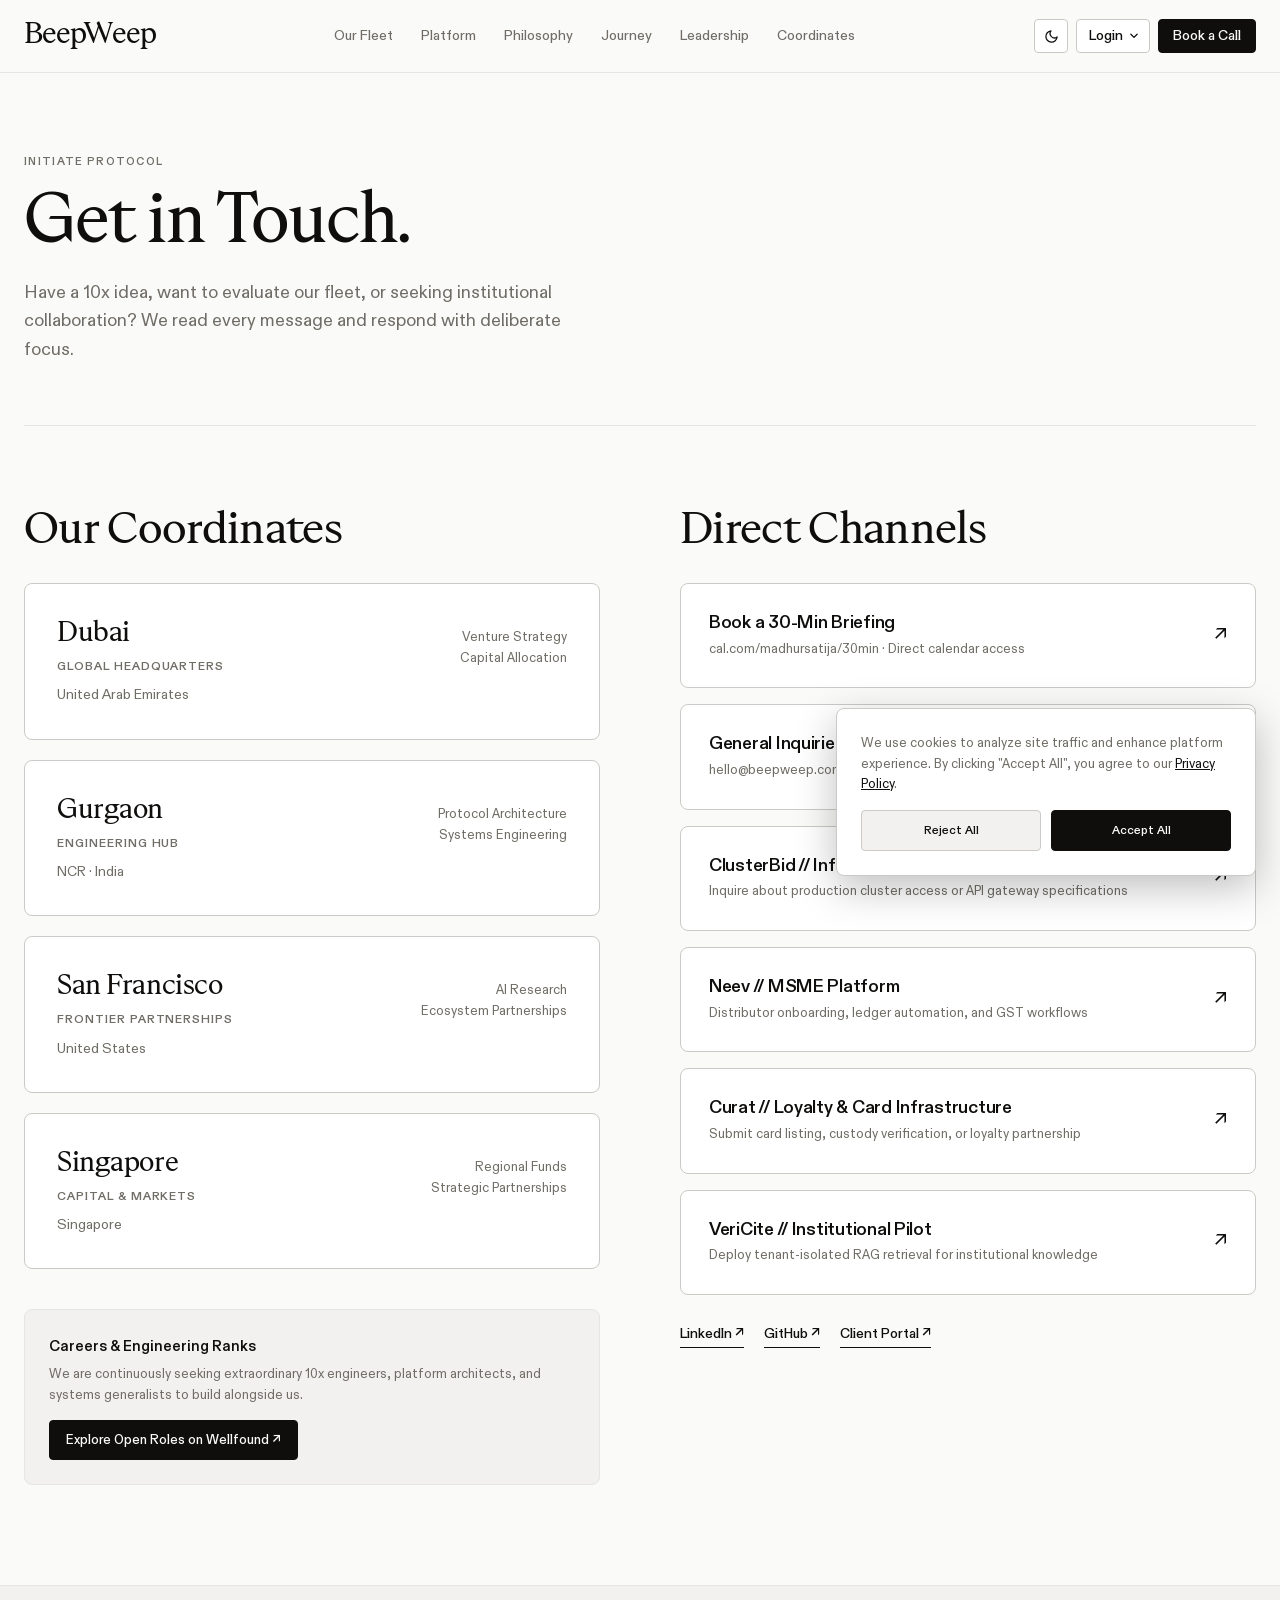
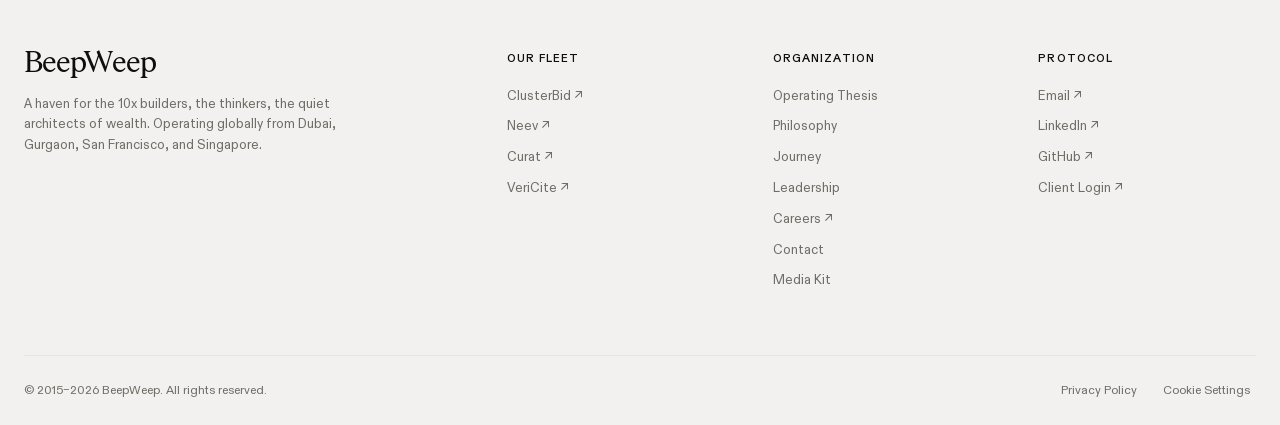
<file: contact.html>
<!DOCTYPE html>
<html lang="en">

<head>
  <!-- Google tag (gtag.js) -->
  <script async src="https://www.googletagmanager.com/gtag/js?id=G-171E0C1V7V"></script>
  <script>
    window.dataLayer = window.dataLayer || [];
    function gtag(){dataLayer.push(arguments);}
    gtag('js', new Date());

    gtag('config', 'G-171E0C1V7V');
  </script>
  <meta charset="utf-8" />
  <meta name="viewport" content="width=device-width, initial-scale=1" />
  <title>Contact BeepWeep · Partnerships and Product Inquiries</title>
  <meta name="description"
    content="Contact BeepWeep about product partnerships, technical collaboration, production access, or opportunities across ClusterBid, Neev, Curat, and VeriCite." />
  <meta name="author" content="BeepWeep" />
  <meta name="robots" content="index,follow,max-image-preview:large,max-snippet:-1,max-video-preview:-1" />
  <meta name="theme-color" content="#fafaf9" />
  <link rel="canonical" href="https://beepweep.com/contact.html" />
  <link rel="alternate" hreflang="en" href="https://beepweep.com/contact.html" />
  <link rel="alternate" hreflang="x-default" href="https://beepweep.com/contact.html" />
  <meta property="og:site_name" content="BeepWeep" />
  <meta property="og:locale" content="en_US" />
  <meta property="og:title" content="Contact BeepWeep · Partnerships and Product Inquiries" />
  <meta property="og:description"
    content="Products, partnerships, technical collaboration, and opportunities worth building." />
  <meta property="og:type" content="website" />
  <meta property="og:url" content="https://beepweep.com/contact.html" />
  <meta property="og:image" content="https://beepweep.com/assets/images/og-beepweep.png" />
  <meta property="og:image:secure_url" content="https://beepweep.com/assets/images/og-beepweep.png" />
  <meta property="og:image:type" content="image/png" />
  <meta property="og:image:width" content="1200" />
  <meta property="og:image:height" content="630" />
  <meta property="og:image:alt" content="BeepWeep: Built with purpose. For what comes next." />
  <meta name="twitter:card" content="summary_large_image" />
  <meta name="twitter:title" content="Contact BeepWeep · Partnerships and Product Inquiries" />
  <meta name="twitter:description"
    content="Products, partnerships, technical collaboration, and opportunities worth building." />
  <meta name="twitter:image" content="https://beepweep.com/assets/images/og-beepweep.png" />
  <meta name="twitter:image:alt" content="BeepWeep: Built with purpose. For what comes next." />
  <link rel="icon" href="/favicon.ico" sizes="any" />
  <link rel="icon" type="image/svg+xml" href="/favicon.svg" />
  <link rel="icon" type="image/png" sizes="32x32" href="/favicon-32x32.png" />
  <link rel="apple-touch-icon" sizes="180x180" href="/apple-touch-icon.png" />
  <link rel="manifest" href="/site.webmanifest" />
  <link rel="stylesheet" href="assets/css/styles-v10.css?v=18" />
  <script>
    (function() {
      try {
        var saved = localStorage.getItem('beepweep-theme');
        var theme = saved || 'light';
        document.documentElement.setAttribute('data-theme', theme);
      } catch (e) {}
    })();
  </script>
  <script src="assets/js/main-v10.js?v=4" defer></script>
</head>

<body>
  <a class="skip-link" href="#main">Skip to content</a>

  <header class="site-header">
    <div class="container header-shell">
      <a class="brand" href="index.html" aria-label="BeepWeep home">
        <span>BeepWeep</span>
      </a>

      <nav class="site-nav" id="site-nav" aria-label="Main navigation">
        <div class="site-nav-links">
          <a href="index.html#fleet">Our Fleet</a>
          <a href="index.html#platform">Platform</a>
          <a href="index.html#philosophy">Philosophy</a>
          <a href="index.html#journey">Journey</a>
          <a href="index.html#team">Leadership</a>
          <a href="index.html#coordinates">Coordinates</a>
        </div>
        <div class="mobile-nav-panel">
          <a class="button button-primary mobile-nav-cta" href="https://cal.com/madhursatija/30min" target="_blank" rel="noopener">Book a Call</a>
          <div class="mobile-theme-row">
            <span class="mobile-theme-label">Appearance</span>
            <button class="theme-toggle" type="button" aria-label="Toggle theme" title="Toggle theme">
              <svg class="icon-moon" width="16" height="16" viewBox="0 0 24 24" fill="none" stroke="currentColor" stroke-width="2" stroke-linecap="round" stroke-linejoin="round" aria-hidden="true">
                <path d="M21 12.79A9 9 0 1 1 11.21 3 7 7 0 0 0 21 12.79z"></path>
              </svg>
              <svg class="icon-sun" width="16" height="16" viewBox="0 0 24 24" fill="none" stroke="currentColor" stroke-width="2" stroke-linecap="round" stroke-linejoin="round" aria-hidden="true">
                <circle cx="12" cy="12" r="4"></circle>
                <path d="M12 2v2M12 20v2M4.93 4.93l1.41 1.41M17.66 17.66l1.41 1.41M2 12h2M20 12h2M6.34 17.66l-1.41 1.41M19.07 4.93l-1.41 1.41"></path>
              </svg>
            </button>
          </div>
          <div class="mobile-nav-logins">
            <span class="mobile-nav-section-title">Fleet &amp; Platform Access</span>
            <div class="mobile-nav-logins-list">
              <a class="mobile-login-row" href="https://dash.beepweep.com" target="_blank" rel="noopener">
                <span class="mobile-login-left">
                  <img src="assets/images/product-logos/icon-team.svg" alt="" class="mobile-login-icon" width="20" height="20" aria-hidden="true" />
                  <span>Team Login</span>
                </span>
                <span class="mobile-login-arrow" aria-hidden="true">↗</span>
              </a>
              <a class="mobile-login-row" href="https://clusterbid.com/login" target="_blank" rel="noopener">
                <span class="mobile-login-left">
                  <img src="assets/images/product-logos/icon-clusterbid.svg" alt="" class="mobile-login-icon" width="20" height="20" aria-hidden="true" />
                  <span>ClusterBid</span>
                </span>
                <span class="mobile-login-arrow" aria-hidden="true">↗</span>
              </a>
              <a class="mobile-login-row" href="https://app.onneev.com/login" target="_blank" rel="noopener">
                <span class="mobile-login-left">
                  <img src="assets/images/product-logos/icon-neev.svg" alt="" class="mobile-login-icon" width="20" height="20" aria-hidden="true" />
                  <span>Neev</span>
                </span>
                <span class="mobile-login-arrow" aria-hidden="true">↗</span>
              </a>
              <a class="mobile-login-row" href="https://curat.money/auth-user/login" target="_blank" rel="noopener">
                <span class="mobile-login-left">
                  <img src="assets/images/product-logos/icon-curat.png" alt="" class="mobile-login-icon" width="20" height="20" aria-hidden="true" />
                  <span>Curat</span>
                </span>
                <span class="mobile-login-arrow" aria-hidden="true">↗</span>
              </a>
              <a class="mobile-login-row" href="https://console.vericite.ai/login" target="_blank" rel="noopener">
                <span class="mobile-login-left">
                  <img src="assets/images/product-logos/icon-vericite.svg" alt="" class="mobile-login-icon" width="20" height="20" aria-hidden="true" />
                  <span>VeriCite</span>
                </span>
                <span class="mobile-login-arrow" aria-hidden="true">↗</span>
              </a>
            </div>
          </div>
        </div>
      </nav>

      <div class="header-actions">
        <button class="theme-toggle" type="button" aria-label="Toggle theme" title="Toggle theme">
          <svg class="icon-moon" width="16" height="16" viewBox="0 0 24 24" fill="none" stroke="currentColor" stroke-width="2" stroke-linecap="round" stroke-linejoin="round" aria-hidden="true">
            <path d="M21 12.79A9 9 0 1 1 11.21 3 7 7 0 0 0 21 12.79z"></path>
          </svg>
          <svg class="icon-sun" width="16" height="16" viewBox="0 0 24 24" fill="none" stroke="currentColor" stroke-width="2" stroke-linecap="round" stroke-linejoin="round" aria-hidden="true">
            <circle cx="12" cy="12" r="4"></circle>
            <path d="M12 2v2M12 20v2M4.93 4.93l1.41 1.41M17.66 17.66l1.41 1.41M2 12h2M20 12h2M6.34 17.66l-1.41 1.41M19.07 4.93l-1.41 1.41"></path>
          </svg>
        </button>
        <div class="login-dropdown-wrapper">
          <button class="login-btn" type="button" aria-expanded="false" aria-controls="login-dropdown-menu" id="login-dropdown-btn">
            <span>Login</span>
            <svg class="login-chevron" width="14" height="14" viewBox="0 0 20 20" fill="none" aria-hidden="true">
              <path d="M5.5 7.5L10 12L14.5 7.5" stroke="currentColor" stroke-width="1.8" stroke-linecap="round" stroke-linejoin="round"/>
            </svg>
          </button>
          <div class="login-dropdown-menu" id="login-dropdown-menu" role="menu" hidden>
            <a role="menuitem" class="dropdown-item" href="https://dash.beepweep.com" target="_blank" rel="noopener" style="display:flex;align-items:center;justify-content:space-between;">
              <span class="dropdown-item-inner" style="display:inline-flex;align-items:center;gap:10px;white-space:nowrap;">
                <img src="assets/images/product-logos/icon-team.svg" alt="" class="dropdown-icon" width="20" height="20" aria-hidden="true" style="width:20px;height:20px;flex-shrink:0;object-fit:contain;" />
                <span>Team Login</span>
              </span>
              <span class="dropdown-arrow" aria-hidden="true">↗</span>
            </a>
            <a role="menuitem" class="dropdown-item" href="https://clusterbid.com/login" target="_blank" rel="noopener" style="display:flex;align-items:center;justify-content:space-between;">
              <span class="dropdown-item-inner" style="display:inline-flex;align-items:center;gap:10px;white-space:nowrap;">
                <img src="assets/images/product-logos/icon-clusterbid.svg" alt="" class="dropdown-icon" width="20" height="20" aria-hidden="true" style="width:20px;height:20px;flex-shrink:0;object-fit:contain;" />
                <span>ClusterBid</span>
              </span>
              <span class="dropdown-arrow" aria-hidden="true">↗</span>
            </a>
            <a role="menuitem" class="dropdown-item" href="https://app.onneev.com/login" target="_blank" rel="noopener" style="display:flex;align-items:center;justify-content:space-between;">
              <span class="dropdown-item-inner" style="display:inline-flex;align-items:center;gap:10px;white-space:nowrap;">
                <img src="assets/images/product-logos/icon-neev.svg" alt="" class="dropdown-icon" width="20" height="20" aria-hidden="true" style="width:20px;height:20px;flex-shrink:0;object-fit:contain;" />
                <span>Neev</span>
              </span>
              <span class="dropdown-arrow" aria-hidden="true">↗</span>
            </a>
            <a role="menuitem" class="dropdown-item" href="https://curat.money/auth-user/login" target="_blank" rel="noopener" style="display:flex;align-items:center;justify-content:space-between;">
              <span class="dropdown-item-inner" style="display:inline-flex;align-items:center;gap:10px;white-space:nowrap;">
                <img src="assets/images/product-logos/icon-curat.png" alt="" class="dropdown-icon" width="20" height="20" aria-hidden="true" style="width:20px;height:20px;flex-shrink:0;object-fit:contain;" />
                <span>Curat</span>
              </span>
              <span class="dropdown-arrow" aria-hidden="true">↗</span>
            </a>
            <a role="menuitem" class="dropdown-item" href="https://console.vericite.ai/login" target="_blank" rel="noopener" style="display:flex;align-items:center;justify-content:space-between;">
              <span class="dropdown-item-inner" style="display:inline-flex;align-items:center;gap:10px;white-space:nowrap;">
                <img src="assets/images/product-logos/icon-vericite.svg" alt="" class="dropdown-icon" width="20" height="20" aria-hidden="true" style="width:20px;height:20px;flex-shrink:0;object-fit:contain;" />
                <span>VeriCite</span>
              </span>
              <span class="dropdown-arrow" aria-hidden="true">↗</span>
            </a>
          </div>
        </div>
        <a class="button button-small" href="https://cal.com/madhursatija/30min" target="_blank" rel="noopener">Book a Call</a>
        <button class="menu-toggle" type="button" aria-expanded="false" aria-controls="site-nav"
          aria-label="Open navigation">
          <span></span>
          <span></span>
        </button>
      </div>
    </div>
  </header>

  <main id="main" tabindex="-1">
    <section class="page-hero container">
      <p class="section-eyebrow">Initiate Protocol</p>
      <h1>Get in Touch.</h1>
      <p class="page-lead">
        Have a 10x idea, want to evaluate our fleet, or seeking institutional collaboration? We read every message and respond with deliberate focus.
      </p>
    </section>

    <div class="contact-layout container">
      <!-- Left Column: Coordinates -->
      <section aria-labelledby="locations-title">
        <h2 id="locations-title" style="margin-bottom:28px;">Our Coordinates</h2>
        <div style="display:flex;flex-direction:column;gap:20px;">
          <article class="coordinate-card">
            <div>
              <h3>Dubai</h3>
              <p class="coordinate-role">Global Headquarters</p>
              <p style="font-size:0.875rem;color:var(--text-secondary);margin-top:8px;">
                United Arab Emirates
              </p>
            </div>
            <div class="coordinate-details">
              <p>Venture Strategy</p>
              <p>Capital Allocation</p>
            </div>
          </article>

          <article class="coordinate-card">
            <div>
              <h3>Gurgaon</h3>
              <p class="coordinate-role">Engineering Hub</p>
              <p style="font-size:0.875rem;color:var(--text-secondary);margin-top:8px;">
                NCR · India
              </p>
            </div>
            <div class="coordinate-details">
              <p>Protocol Architecture</p>
              <p>Systems Engineering</p>
            </div>
          </article>

          <article class="coordinate-card">
            <div>
              <h3>San Francisco</h3>
              <p class="coordinate-role">Frontier Partnerships</p>
              <p style="font-size:0.875rem;color:var(--text-secondary);margin-top:8px;">
                United States
              </p>
            </div>
            <div class="coordinate-details">
              <p>AI Research</p>
              <p>Ecosystem Partnerships</p>
            </div>
          </article>

          <article class="coordinate-card">
            <div>
              <h3>Singapore</h3>
              <p class="coordinate-role">Capital &amp; Markets</p>
              <p style="font-size:0.875rem;color:var(--text-secondary);margin-top:8px;">
                Singapore
              </p>
            </div>
            <div class="coordinate-details">
              <p>Regional Funds</p>
              <p>Strategic Partnerships</p>
            </div>
          </article>
        </div>

        <div style="margin-top:40px;padding:24px;background-color:var(--bg-secondary);border:1px solid var(--border-subtle);border-radius:var(--radius-md);">
          <h4 style="font-size:0.9375rem;font-weight:600;margin-bottom:6px;">Careers &amp; Engineering Ranks</h4>
          <p style="font-size:0.8125rem;color:var(--text-secondary);line-height:1.6;margin-bottom:14px;">
            We are continuously seeking extraordinary 10x engineers, platform architects, and systems generalists to build alongside us.
          </p>
          <a class="button button-small" href="https://wellfound.com/company/beepweep" target="_blank" rel="noopener">Explore Open Roles on Wellfound ↗</a>
        </div>
      </section>

      <!-- Right Column: Protocol Actions -->
      <section aria-labelledby="protocol-title">
        <h2 id="protocol-title" style="margin-bottom:28px;">Direct Channels</h2>

        <div class="contact-protocol-list">
          <a class="protocol-card" href="https://cal.com/madhursatija/30min" target="_blank" rel="noopener">
            <div>
              <h3>Book a 30-Min Briefing</h3>
              <p>cal.com/madhursatija/30min · Direct calendar access</p>
            </div>
            <span style="font-size:1.25rem;">↗</span>
          </a>

          <a class="protocol-card" href="mailto:hello@beepweep.com">
            <div>
              <h3>General Inquiries &amp; Founders</h3>
              <p>hello@beepweep.com · Direct line to the partners</p>
            </div>
            <span style="font-size:1.25rem;">↗</span>
          </a>

          <a class="protocol-card" href="mailto:hello@beepweep.com?subject=ClusterBid%20Access%20Inquiry">
            <div>
              <h3>ClusterBid // Inference Cloud</h3>
              <p>Inquire about production cluster access or API gateway specifications</p>
            </div>
            <span style="font-size:1.25rem;">↗</span>
          </a>

          <a class="protocol-card" href="mailto:hello@beepweep.com?subject=Neev%20Operator%20Inquiry">
            <div>
              <h3>Neev // MSME Platform</h3>
              <p>Distributor onboarding, ledger automation, and GST workflows</p>
            </div>
            <span style="font-size:1.25rem;">↗</span>
          </a>

          <a class="protocol-card" href="mailto:hello@beepweep.com?subject=Curat%20Partnership">
            <div>
              <h3>Curat // Loyalty &amp; Card Infrastructure</h3>
              <p>Submit card listing, custody verification, or loyalty partnership</p>
            </div>
            <span style="font-size:1.25rem;">↗</span>
          </a>

          <a class="protocol-card" href="mailto:hello@beepweep.com?subject=VeriCite%20Institutional%20Inquiry">
            <div>
              <h3>VeriCite // Institutional Pilot</h3>
              <p>Deploy tenant-isolated RAG retrieval for institutional knowledge</p>
            </div>
            <span style="font-size:1.25rem;">↗</span>
          </a>
        </div>

        <div style="display:flex;gap:20px;margin-top:28px;font-size:0.875rem;">
          <a class="text-link" href="https://www.linkedin.com/company/beepweep/" target="_blank" rel="noopener">LinkedIn ↗</a>
          <a class="text-link" href="https://github.com/beepweep/beepweep.github.io" target="_blank" rel="noopener">GitHub ↗</a>
          <a class="text-link" href="https://dash.beepweep.com" target="_blank" rel="noopener">Client Portal ↗</a>
        </div>
      </section>
    </div>
  </main>

  <footer class="site-footer">
    <div class="container">
      <div class="footer-top">
        <div class="footer-brand">
          <a class="brand" href="index.html">
            <span>BeepWeep</span>
          </a>
          <p>
            A haven for the 10x builders, the thinkers, the quiet architects of wealth. Operating globally from Dubai, Gurgaon, San Francisco, and Singapore.
          </p>
        </div>

        <nav class="footer-nav-col" aria-label="Product Fleet links">
          <span class="footer-col-title">Our Fleet</span>
          <a href="index.html#clusterbid">ClusterBid ↗</a>
          <a href="index.html#neev">Neev ↗</a>
          <a href="index.html#curat">Curat ↗</a>
          <a href="index.html#vericite">VeriCite ↗</a>
        </nav>

        <nav class="footer-nav-col" aria-label="Company links">
          <span class="footer-col-title">Organization</span>
          <a href="index.html#platform">Operating Thesis</a>
          <a href="index.html#philosophy">Philosophy</a>
          <a href="index.html#journey">Journey</a>
          <a href="index.html#team">Leadership</a>
          <a href="https://wellfound.com/company/beepweep" target="_blank" rel="noopener">Careers ↗</a>
          <a href="contact.html">Contact</a>
          <a href="media.html">Media Kit</a>
        </nav>

        <nav class="footer-nav-col" aria-label="Connect links">
          <span class="footer-col-title">Protocol</span>
          <a href="mailto:hello@beepweep.com">Email ↗</a>
          <a href="https://www.linkedin.com/company/beepweep/" target="_blank" rel="noopener">LinkedIn ↗</a>
          <a href="https://github.com/beepweep/beepweep.github.io" target="_blank" rel="noopener">GitHub ↗</a>
          <a href="https://dash.beepweep.com" target="_blank" rel="noopener">Client Login ↗</a>
        </nav>
      </div>

      <div class="footer-bottom">
        <p>© 2015–<span id="current-year">2026</span> BeepWeep. All rights reserved.</p>
        <div class="footer-bottom-links">
          <a href="privacy.html">Privacy Policy</a>
          <button class="cookie-settings" type="button" hidden>Cookie Settings</button>
        </div>
      </div>
    </div>
  </footer>

  <aside class="cookie-banner" aria-label="Cookie preferences" hidden>
    <p>
      We use cookies to analyze site traffic and enhance platform experience. By clicking "Accept All", you agree to our <a href="privacy.html">Privacy Policy</a>.
    </p>
    <div class="cookie-actions">
      <button class="cookie-btn cookie-btn-secondary cookie-decline" type="button">Reject All</button>
      <button class="cookie-btn cookie-btn-primary cookie-accept" type="button">Accept All</button>
    </div>
  </aside>

  <script type="application/ld+json">
  {
    "@context": "https://schema.org",
    "@type": "ContactPage",
    "@id": "https://beepweep.com/contact.html#webpage",
    "url": "https://beepweep.com/contact.html",
    "name": "Contact BeepWeep",
    "description": "Contact BeepWeep about product partnerships, technical collaboration, production access, and opportunities.",
    "inLanguage": "en",
    "isPartOf": {
      "@type": "WebSite",
      "@id": "https://beepweep.com/#website",
      "name": "BeepWeep",
      "url": "https://beepweep.com/"
    },
    "about": {
      "@type": "Organization",
      "@id": "https://beepweep.com/#organization",
      "name": "BeepWeep",
      "url": "https://beepweep.com/"
    }
  }
  </script>
</body>

</html>
</file>
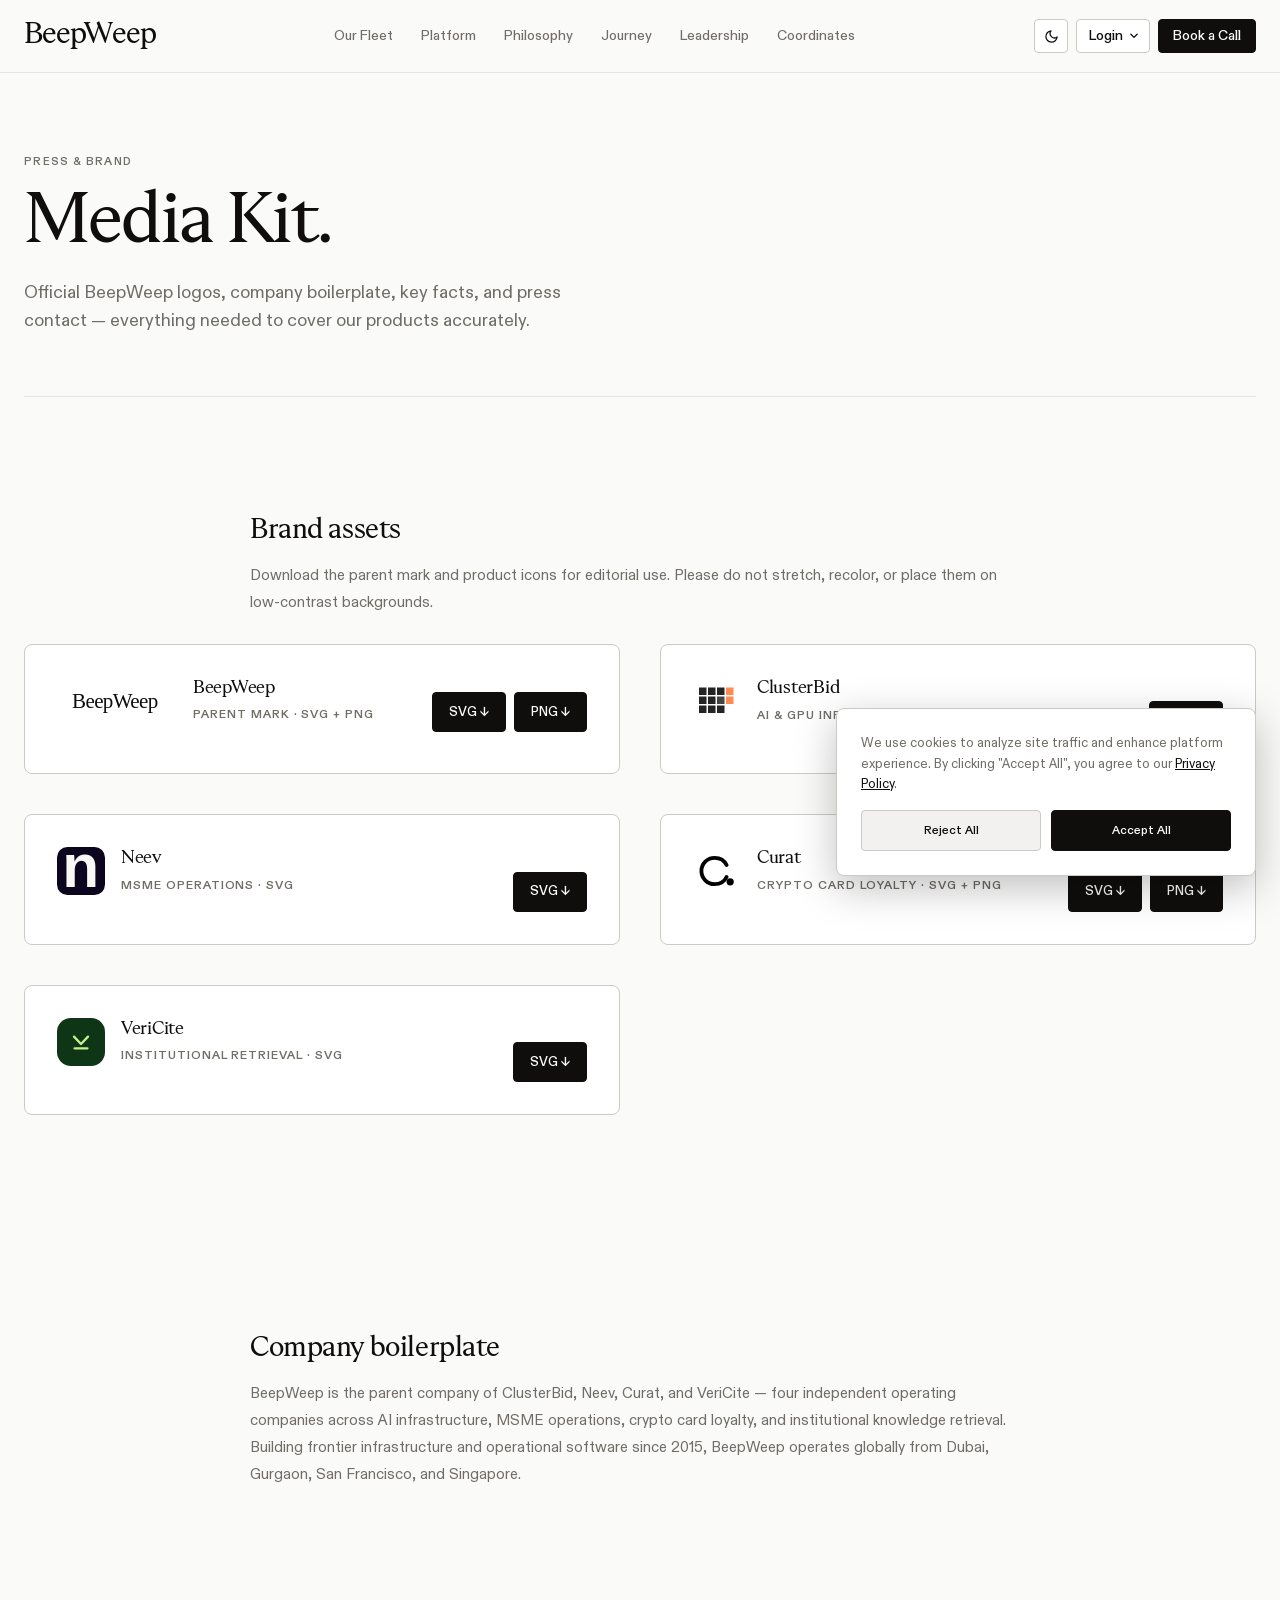
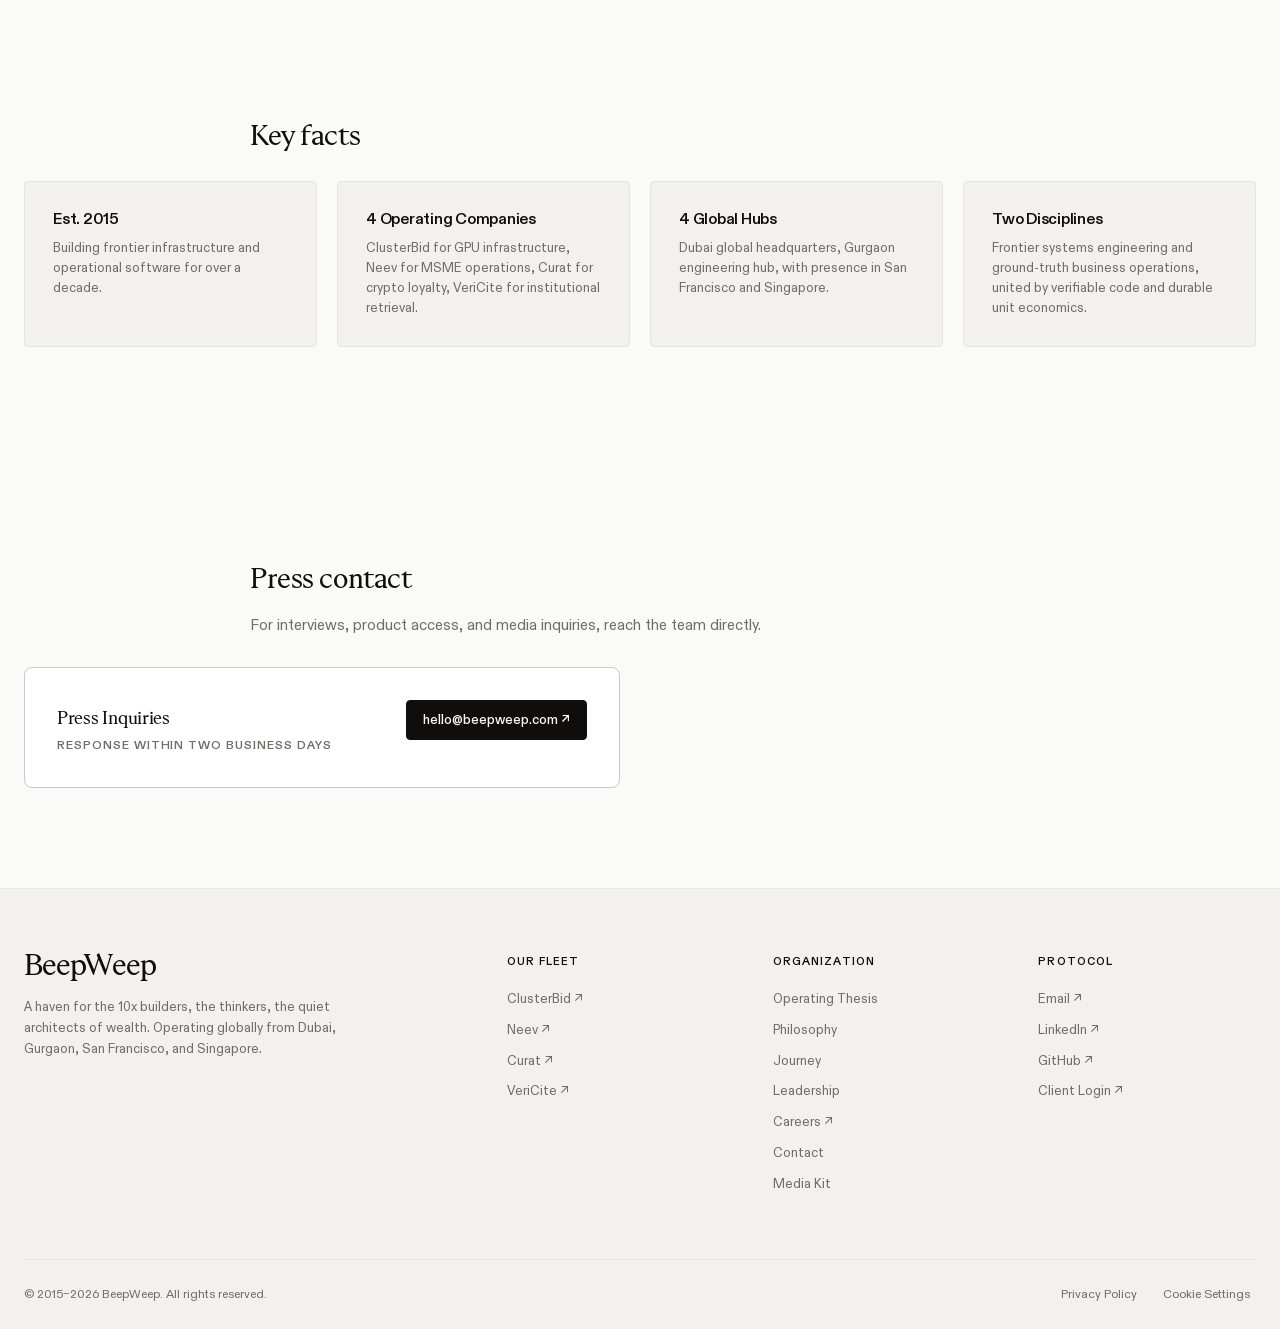
<file: media.html>
<!DOCTYPE html>
<html lang="en">

<head>
  <!-- Google tag (gtag.js) -->
  <script async src="https://www.googletagmanager.com/gtag/js?id=G-171E0C1V7V"></script>
  <script>
    window.dataLayer = window.dataLayer || [];
    function gtag(){dataLayer.push(arguments);}
    gtag('js', new Date());

    gtag('config', 'G-171E0C1V7V');
  </script>
  <meta charset="utf-8" />
  <meta name="viewport" content="width=device-width, initial-scale=1" />
  <title>Media Kit · BeepWeep</title>
  <meta name="description"
    content="BeepWeep brand assets, company boilerplate, key facts, and press contact. Download parent and product logos for ClusterBid, Neev, Curat, and VeriCite." />
  <meta name="author" content="BeepWeep" />
  <meta name="robots" content="index,follow,max-image-preview:large,max-snippet:-1,max-video-preview:-1" />
  <meta name="theme-color" content="#fafaf9" />
  <link rel="canonical" href="https://beepweep.com/media.html" />
  <link rel="alternate" hreflang="en" href="https://beepweep.com/media.html" />
  <link rel="alternate" hreflang="x-default" href="https://beepweep.com/media.html" />
  <meta property="og:site_name" content="BeepWeep" />
  <meta property="og:locale" content="en_US" />
  <meta property="og:title" content="Media Kit · BeepWeep" />
  <meta property="og:description"
    content="BeepWeep brand assets, company boilerplate, key facts, and press contact." />
  <meta property="og:type" content="website" />
  <meta property="og:url" content="https://beepweep.com/media.html" />
  <meta property="og:image" content="https://beepweep.com/assets/images/og-beepweep.png" />
  <meta property="og:image:secure_url" content="https://beepweep.com/assets/images/og-beepweep.png" />
  <meta property="og:image:type" content="image/png" />
  <meta property="og:image:width" content="1200" />
  <meta property="og:image:height" content="630" />
  <meta property="og:image:alt" content="BeepWeep: Built with purpose. For what comes next." />
  <meta name="twitter:card" content="summary_large_image" />
  <meta name="twitter:title" content="Media Kit · BeepWeep" />
  <meta name="twitter:description"
    content="BeepWeep brand assets, company boilerplate, key facts, and press contact." />
  <meta name="twitter:image" content="https://beepweep.com/assets/images/og-beepweep.png" />
  <meta name="twitter:image:alt" content="BeepWeep: Built with purpose. For what comes next." />
  <link rel="icon" href="/favicon.ico" sizes="any" />
  <link rel="icon" type="image/svg+xml" href="/favicon.svg" />
  <link rel="icon" type="image/png" sizes="32x32" href="/favicon-32x32.png" />
  <link rel="apple-touch-icon" sizes="180x180" href="/apple-touch-icon.png" />
  <link rel="manifest" href="/site.webmanifest" />
  <link rel="stylesheet" href="assets/css/styles-v10.css?v=18" />
  <script>
    (function() {
      try {
        var saved = localStorage.getItem('beepweep-theme');
        var theme = saved || 'light';
        document.documentElement.setAttribute('data-theme', theme);
      } catch (e) {}
    })();
  </script>
  <script src="assets/js/main-v10.js?v=4" defer></script>
</head>

<body>
  <a class="skip-link" href="#main">Skip to content</a>

  <header class="site-header">
    <div class="container header-shell">
      <a class="brand" href="index.html" aria-label="BeepWeep home">
        <span>BeepWeep</span>
      </a>

      <nav class="site-nav" id="site-nav" aria-label="Main navigation">
        <div class="site-nav-links">
          <a href="index.html#fleet">Our Fleet</a>
          <a href="index.html#platform">Platform</a>
          <a href="index.html#philosophy">Philosophy</a>
          <a href="index.html#journey">Journey</a>
          <a href="index.html#team">Leadership</a>
          <a href="index.html#coordinates">Coordinates</a>
        </div>
        <div class="mobile-nav-panel">
          <a class="button button-primary mobile-nav-cta" href="https://cal.com/madhursatija/30min" target="_blank" rel="noopener">Book a Call</a>
          <div class="mobile-theme-row">
            <span class="mobile-theme-label">Appearance</span>
            <button class="theme-toggle" type="button" aria-label="Toggle theme" title="Toggle theme">
              <svg class="icon-moon" width="16" height="16" viewBox="0 0 24 24" fill="none" stroke="currentColor" stroke-width="2" stroke-linecap="round" stroke-linejoin="round" aria-hidden="true">
                <path d="M21 12.79A9 9 0 1 1 11.21 3 7 7 0 0 0 21 12.79z"></path>
              </svg>
              <svg class="icon-sun" width="16" height="16" viewBox="0 0 24 24" fill="none" stroke="currentColor" stroke-width="2" stroke-linecap="round" stroke-linejoin="round" aria-hidden="true">
                <circle cx="12" cy="12" r="4"></circle>
                <path d="M12 2v2M12 20v2M4.93 4.93l1.41 1.41M17.66 17.66l1.41 1.41M2 12h2M20 12h2M6.34 17.66l-1.41 1.41M19.07 4.93l-1.41 1.41"></path>
              </svg>
            </button>
          </div>
          <div class="mobile-nav-logins">
            <span class="mobile-nav-section-title">Fleet &amp; Platform Access</span>
            <div class="mobile-nav-logins-list">
              <a class="mobile-login-row" href="https://dash.beepweep.com" target="_blank" rel="noopener">
                <span class="mobile-login-left">
                  <img src="assets/images/product-logos/icon-team.svg" alt="" class="mobile-login-icon" width="20" height="20" aria-hidden="true" />
                  <span>Team Login</span>
                </span>
                <span class="mobile-login-arrow" aria-hidden="true">↗</span>
              </a>
              <a class="mobile-login-row" href="https://clusterbid.com/login" target="_blank" rel="noopener">
                <span class="mobile-login-left">
                  <img src="assets/images/product-logos/icon-clusterbid.svg" alt="" class="mobile-login-icon" width="20" height="20" aria-hidden="true" />
                  <span>ClusterBid</span>
                </span>
                <span class="mobile-login-arrow" aria-hidden="true">↗</span>
              </a>
              <a class="mobile-login-row" href="https://app.onneev.com/login" target="_blank" rel="noopener">
                <span class="mobile-login-left">
                  <img src="assets/images/product-logos/icon-neev.svg" alt="" class="mobile-login-icon" width="20" height="20" aria-hidden="true" />
                  <span>Neev</span>
                </span>
                <span class="mobile-login-arrow" aria-hidden="true">↗</span>
              </a>
              <a class="mobile-login-row" href="https://curat.money/auth-user/login" target="_blank" rel="noopener">
                <span class="mobile-login-left">
                  <img src="assets/images/product-logos/icon-curat.png" alt="" class="mobile-login-icon" width="20" height="20" aria-hidden="true" />
                  <span>Curat</span>
                </span>
                <span class="mobile-login-arrow" aria-hidden="true">↗</span>
              </a>
              <a class="mobile-login-row" href="https://console.vericite.ai/login" target="_blank" rel="noopener">
                <span class="mobile-login-left">
                  <img src="assets/images/product-logos/icon-vericite.svg" alt="" class="mobile-login-icon" width="20" height="20" aria-hidden="true" />
                  <span>VeriCite</span>
                </span>
                <span class="mobile-login-arrow" aria-hidden="true">↗</span>
              </a>
            </div>
          </div>
        </div>
      </nav>

      <div class="header-actions">
        <button class="theme-toggle" type="button" aria-label="Toggle theme" title="Toggle theme">
          <svg class="icon-moon" width="16" height="16" viewBox="0 0 24 24" fill="none" stroke="currentColor" stroke-width="2" stroke-linecap="round" stroke-linejoin="round" aria-hidden="true">
            <path d="M21 12.79A9 9 0 1 1 11.21 3 7 7 0 0 0 21 12.79z"></path>
          </svg>
          <svg class="icon-sun" width="16" height="16" viewBox="0 0 24 24" fill="none" stroke="currentColor" stroke-width="2" stroke-linecap="round" stroke-linejoin="round" aria-hidden="true">
            <circle cx="12" cy="12" r="4"></circle>
            <path d="M12 2v2M12 20v2M4.93 4.93l1.41 1.41M17.66 17.66l1.41 1.41M2 12h2M20 12h2M6.34 17.66l-1.41 1.41M19.07 4.93l-1.41 1.41"></path>
          </svg>
        </button>
        <div class="login-dropdown-wrapper">
          <button class="login-btn" type="button" aria-expanded="false" aria-controls="login-dropdown-menu" id="login-dropdown-btn">
            <span>Login</span>
            <svg class="login-chevron" width="14" height="14" viewBox="0 0 20 20" fill="none" aria-hidden="true">
              <path d="M5.5 7.5L10 12L14.5 7.5" stroke="currentColor" stroke-width="1.8" stroke-linecap="round" stroke-linejoin="round"/>
            </svg>
          </button>
          <div class="login-dropdown-menu" id="login-dropdown-menu" role="menu" hidden>
            <a role="menuitem" class="dropdown-item" href="https://dash.beepweep.com" target="_blank" rel="noopener" style="display:flex;align-items:center;justify-content:space-between;">
              <span class="dropdown-item-inner" style="display:inline-flex;align-items:center;gap:10px;white-space:nowrap;">
                <img src="assets/images/product-logos/icon-team.svg" alt="" class="dropdown-icon" width="20" height="20" aria-hidden="true" style="width:20px;height:20px;flex-shrink:0;object-fit:contain;" />
                <span>Team Login</span>
              </span>
              <span class="dropdown-arrow" aria-hidden="true">↗</span>
            </a>
            <a role="menuitem" class="dropdown-item" href="https://clusterbid.com/login" target="_blank" rel="noopener" style="display:flex;align-items:center;justify-content:space-between;">
              <span class="dropdown-item-inner" style="display:inline-flex;align-items:center;gap:10px;white-space:nowrap;">
                <img src="assets/images/product-logos/icon-clusterbid.svg" alt="" class="dropdown-icon" width="20" height="20" aria-hidden="true" style="width:20px;height:20px;flex-shrink:0;object-fit:contain;" />
                <span>ClusterBid</span>
              </span>
              <span class="dropdown-arrow" aria-hidden="true">↗</span>
            </a>
            <a role="menuitem" class="dropdown-item" href="https://app.onneev.com/login" target="_blank" rel="noopener" style="display:flex;align-items:center;justify-content:space-between;">
              <span class="dropdown-item-inner" style="display:inline-flex;align-items:center;gap:10px;white-space:nowrap;">
                <img src="assets/images/product-logos/icon-neev.svg" alt="" class="dropdown-icon" width="20" height="20" aria-hidden="true" style="width:20px;height:20px;flex-shrink:0;object-fit:contain;" />
                <span>Neev</span>
              </span>
              <span class="dropdown-arrow" aria-hidden="true">↗</span>
            </a>
            <a role="menuitem" class="dropdown-item" href="https://curat.money/auth-user/login" target="_blank" rel="noopener" style="display:flex;align-items:center;justify-content:space-between;">
              <span class="dropdown-item-inner" style="display:inline-flex;align-items:center;gap:10px;white-space:nowrap;">
                <img src="assets/images/product-logos/icon-curat.png" alt="" class="dropdown-icon" width="20" height="20" aria-hidden="true" style="width:20px;height:20px;flex-shrink:0;object-fit:contain;" />
                <span>Curat</span>
              </span>
              <span class="dropdown-arrow" aria-hidden="true">↗</span>
            </a>
            <a role="menuitem" class="dropdown-item" href="https://console.vericite.ai/login" target="_blank" rel="noopener" style="display:flex;align-items:center;justify-content:space-between;">
              <span class="dropdown-item-inner" style="display:inline-flex;align-items:center;gap:10px;white-space:nowrap;">
                <img src="assets/images/product-logos/icon-vericite.svg" alt="" class="dropdown-icon" width="20" height="20" aria-hidden="true" style="width:20px;height:20px;flex-shrink:0;object-fit:contain;" />
                <span>VeriCite</span>
              </span>
              <span class="dropdown-arrow" aria-hidden="true">↗</span>
            </a>
          </div>
        </div>
        <a class="button button-small" href="https://cal.com/madhursatija/30min" target="_blank" rel="noopener">Book a Call</a>
        <button class="menu-toggle" type="button" aria-expanded="false" aria-controls="site-nav"
          aria-label="Open navigation">
          <span></span>
          <span></span>
        </button>
      </div>
    </div>
  </header>

  <main id="main" tabindex="-1">
    <section class="page-hero container">
      <p class="section-eyebrow">Press &amp; Brand</p>
      <h1>Media Kit.</h1>
      <p class="page-lead">Official BeepWeep logos, company boilerplate, key facts, and press contact — everything needed to cover our products accurately.</p>
    </section>

    <section class="privacy-content container" aria-labelledby="logos-title">
      <div class="privacy-text">
        <h2 id="logos-title">Brand assets</h2>
        <p>Download the parent mark and product icons for editorial use. Please do not stretch, recolor, or place them on low-contrast backgrounds.</p>
      </div>
      <div class="coordinates-grid" style="margin-top:28px;">
        <article class="coordinate-card">
          <div style="display:flex;align-items:center;gap:16px;">
            <img src="assets/images/beepweep-logo.svg" alt="BeepWeep logo" width="160" height="40" style="width:120px;height:30px;object-fit:contain;" />
            <div>
              <h3 style="font-size:1.125rem;">BeepWeep</h3>
              <p class="coordinate-role">Parent mark · SVG + PNG</p>
            </div>
          </div>
          <div class="coordinate-details" style="display:flex;gap:8px;">
            <a class="button button-small" href="assets/images/beepweep-logo.svg" download>SVG ↓</a>
            <a class="button button-small" href="assets/images/beepweep-logo.png" download>PNG ↓</a>
          </div>
        </article>

        <article class="coordinate-card">
          <div style="display:flex;align-items:center;gap:16px;">
            <img src="assets/images/product-logos/icon-clusterbid.svg" alt="ClusterBid mark" width="48" height="48" style="width:48px;height:48px;object-fit:contain;" />
            <div>
              <h3 style="font-size:1.125rem;">ClusterBid</h3>
              <p class="coordinate-role">AI &amp; GPU Infrastructure · SVG</p>
            </div>
          </div>
          <div class="coordinate-details">
            <a class="button button-small" href="assets/images/product-logos/icon-clusterbid.svg" download>SVG ↓</a>
          </div>
        </article>

        <article class="coordinate-card">
          <div style="display:flex;align-items:center;gap:16px;">
            <img src="assets/images/product-logos/icon-neev.svg" alt="Neev mark" width="48" height="48" style="width:48px;height:48px;object-fit:contain;" />
            <div>
              <h3 style="font-size:1.125rem;">Neev</h3>
              <p class="coordinate-role">MSME Operations · SVG</p>
            </div>
          </div>
          <div class="coordinate-details">
            <a class="button button-small" href="assets/images/product-logos/icon-neev.svg" download>SVG ↓</a>
          </div>
        </article>

        <article class="coordinate-card">
          <div style="display:flex;align-items:center;gap:16px;">
            <img src="assets/images/product-logos/icon-curat.svg" alt="Curat mark" width="48" height="48" style="width:48px;height:48px;object-fit:contain;" />
            <div>
              <h3 style="font-size:1.125rem;">Curat</h3>
              <p class="coordinate-role">Crypto Card Loyalty · SVG + PNG</p>
            </div>
          </div>
          <div class="coordinate-details" style="display:flex;gap:8px;">
            <a class="button button-small" href="assets/images/product-logos/icon-curat.svg" download>SVG ↓</a>
            <a class="button button-small" href="assets/images/product-logos/icon-curat.png" download>PNG ↓</a>
          </div>
        </article>

        <article class="coordinate-card">
          <div style="display:flex;align-items:center;gap:16px;">
            <img src="assets/images/product-logos/icon-vericite.svg" alt="VeriCite mark" width="48" height="48" style="width:48px;height:48px;object-fit:contain;" />
            <div>
              <h3 style="font-size:1.125rem;">VeriCite</h3>
              <p class="coordinate-role">Institutional Retrieval · SVG</p>
            </div>
          </div>
          <div class="coordinate-details">
            <a class="button button-small" href="assets/images/product-logos/icon-vericite.svg" download>SVG ↓</a>
          </div>
        </article>
      </div>
    </section>

    <section class="privacy-content container" aria-labelledby="boilerplate-title">
      <div class="privacy-text">
        <h2 id="boilerplate-title">Company boilerplate</h2>
        <p>BeepWeep is the parent company of ClusterBid, Neev, Curat, and VeriCite — four independent operating companies across AI infrastructure, MSME operations, crypto card loyalty, and institutional knowledge retrieval. Building frontier infrastructure and operational software since 2015, BeepWeep operates globally from Dubai, Gurgaon, San Francisco, and Singapore.</p>
      </div>
    </section>

    <section class="privacy-content container" aria-labelledby="facts-title">
      <div class="privacy-text">
        <h2 id="facts-title">Key facts</h2>
      </div>
      <div class="governance-grid" style="margin-top:28px;">
        <div class="governance-card">
          <h3>Est. 2015</h3>
          <p>Building frontier infrastructure and operational software for over a decade.</p>
        </div>
        <div class="governance-card">
          <h3>4 Operating Companies</h3>
          <p>ClusterBid for GPU infrastructure, Neev for MSME operations, Curat for crypto loyalty, VeriCite for institutional retrieval.</p>
        </div>
        <div class="governance-card">
          <h3>4 Global Hubs</h3>
          <p>Dubai global headquarters, Gurgaon engineering hub, with presence in San Francisco and Singapore.</p>
        </div>
        <div class="governance-card">
          <h3>Two Disciplines</h3>
          <p>Frontier systems engineering and ground-truth business operations, united by verifiable code and durable unit economics.</p>
        </div>
      </div>
    </section>

    <section class="privacy-content container" aria-labelledby="press-title">
      <div class="privacy-text">
        <h2 id="press-title">Press contact</h2>
        <p>For interviews, product access, and media inquiries, reach the team directly.</p>
      </div>
      <div class="coordinates-grid" style="margin-top:28px;">
        <article class="coordinate-card">
          <div>
            <h3 style="font-size:1.125rem;">Press Inquiries</h3>
            <p class="coordinate-role">Response within two business days</p>
          </div>
          <div class="coordinate-details">
            <a class="button button-small" href="mailto:hello@beepweep.com?subject=Press%20Inquiry">hello@beepweep.com ↗</a>
          </div>
        </article>
      </div>
    </section>
  </main>

  <footer class="site-footer">
    <div class="container">
      <div class="footer-top">
        <div class="footer-brand">
          <a class="brand" href="index.html">
            <span>BeepWeep</span>
          </a>
          <p>
            A haven for the 10x builders, the thinkers, the quiet architects of wealth. Operating globally from Dubai, Gurgaon, San Francisco, and Singapore.
          </p>
        </div>

        <nav class="footer-nav-col" aria-label="Product Fleet links">
          <span class="footer-col-title">Our Fleet</span>
          <a href="index.html#clusterbid">ClusterBid ↗</a>
          <a href="index.html#neev">Neev ↗</a>
          <a href="index.html#curat">Curat ↗</a>
          <a href="index.html#vericite">VeriCite ↗</a>
        </nav>

        <nav class="footer-nav-col" aria-label="Company links">
          <span class="footer-col-title">Organization</span>
          <a href="index.html#platform">Operating Thesis</a>
          <a href="index.html#philosophy">Philosophy</a>
          <a href="index.html#journey">Journey</a>
          <a href="index.html#team">Leadership</a>
          <a href="https://wellfound.com/company/beepweep" target="_blank" rel="noopener">Careers ↗</a>
          <a href="contact.html">Contact</a>
          <a href="media.html" aria-current="page">Media Kit</a>
        </nav>

        <nav class="footer-nav-col" aria-label="Connect links">
          <span class="footer-col-title">Protocol</span>
          <a href="mailto:hello@beepweep.com">Email ↗</a>
          <a href="https://www.linkedin.com/company/beepweep/" target="_blank" rel="noopener">LinkedIn ↗</a>
          <a href="https://github.com/beepweep/beepweep.github.io" target="_blank" rel="noopener">GitHub ↗</a>
          <a href="https://dash.beepweep.com" target="_blank" rel="noopener">Client Login ↗</a>
        </nav>
      </div>

      <div class="footer-bottom">
        <p>© 2015–<span id="current-year">2026</span> BeepWeep. All rights reserved.</p>
        <div class="footer-bottom-links">
          <a href="privacy.html">Privacy Policy</a>
          <button class="cookie-settings" type="button" hidden>Cookie Settings</button>
        </div>
      </div>
    </div>
  </footer>

  <aside class="cookie-banner" aria-label="Cookie preferences" hidden>
    <p>
      We use cookies to analyze site traffic and enhance platform experience. By clicking "Accept All", you agree to our <a href="privacy.html">Privacy Policy</a>.
    </p>
    <div class="cookie-actions">
      <button class="cookie-btn cookie-btn-secondary cookie-decline" type="button">Reject All</button>
      <button class="cookie-btn cookie-btn-primary cookie-accept" type="button">Accept All</button>
    </div>
  </aside>

  <script type="application/ld+json">
  {
    "@context": "https://schema.org",
    "@type": "WebPage",
    "@id": "https://beepweep.com/media.html#webpage",
    "url": "https://beepweep.com/media.html",
    "name": "Media Kit · BeepWeep",
    "description": "BeepWeep brand assets, company boilerplate, key facts, and press contact.",
    "inLanguage": "en",
    "isPartOf": {
      "@type": "WebSite",
      "@id": "https://beepweep.com/#website",
      "name": "BeepWeep",
      "url": "https://beepweep.com/"
    },
    "about": {
      "@type": "Organization",
      "@id": "https://beepweep.com/#organization",
      "name": "BeepWeep",
      "url": "https://beepweep.com/"
    }
  }
  </script>
</body>

</html>
</file>
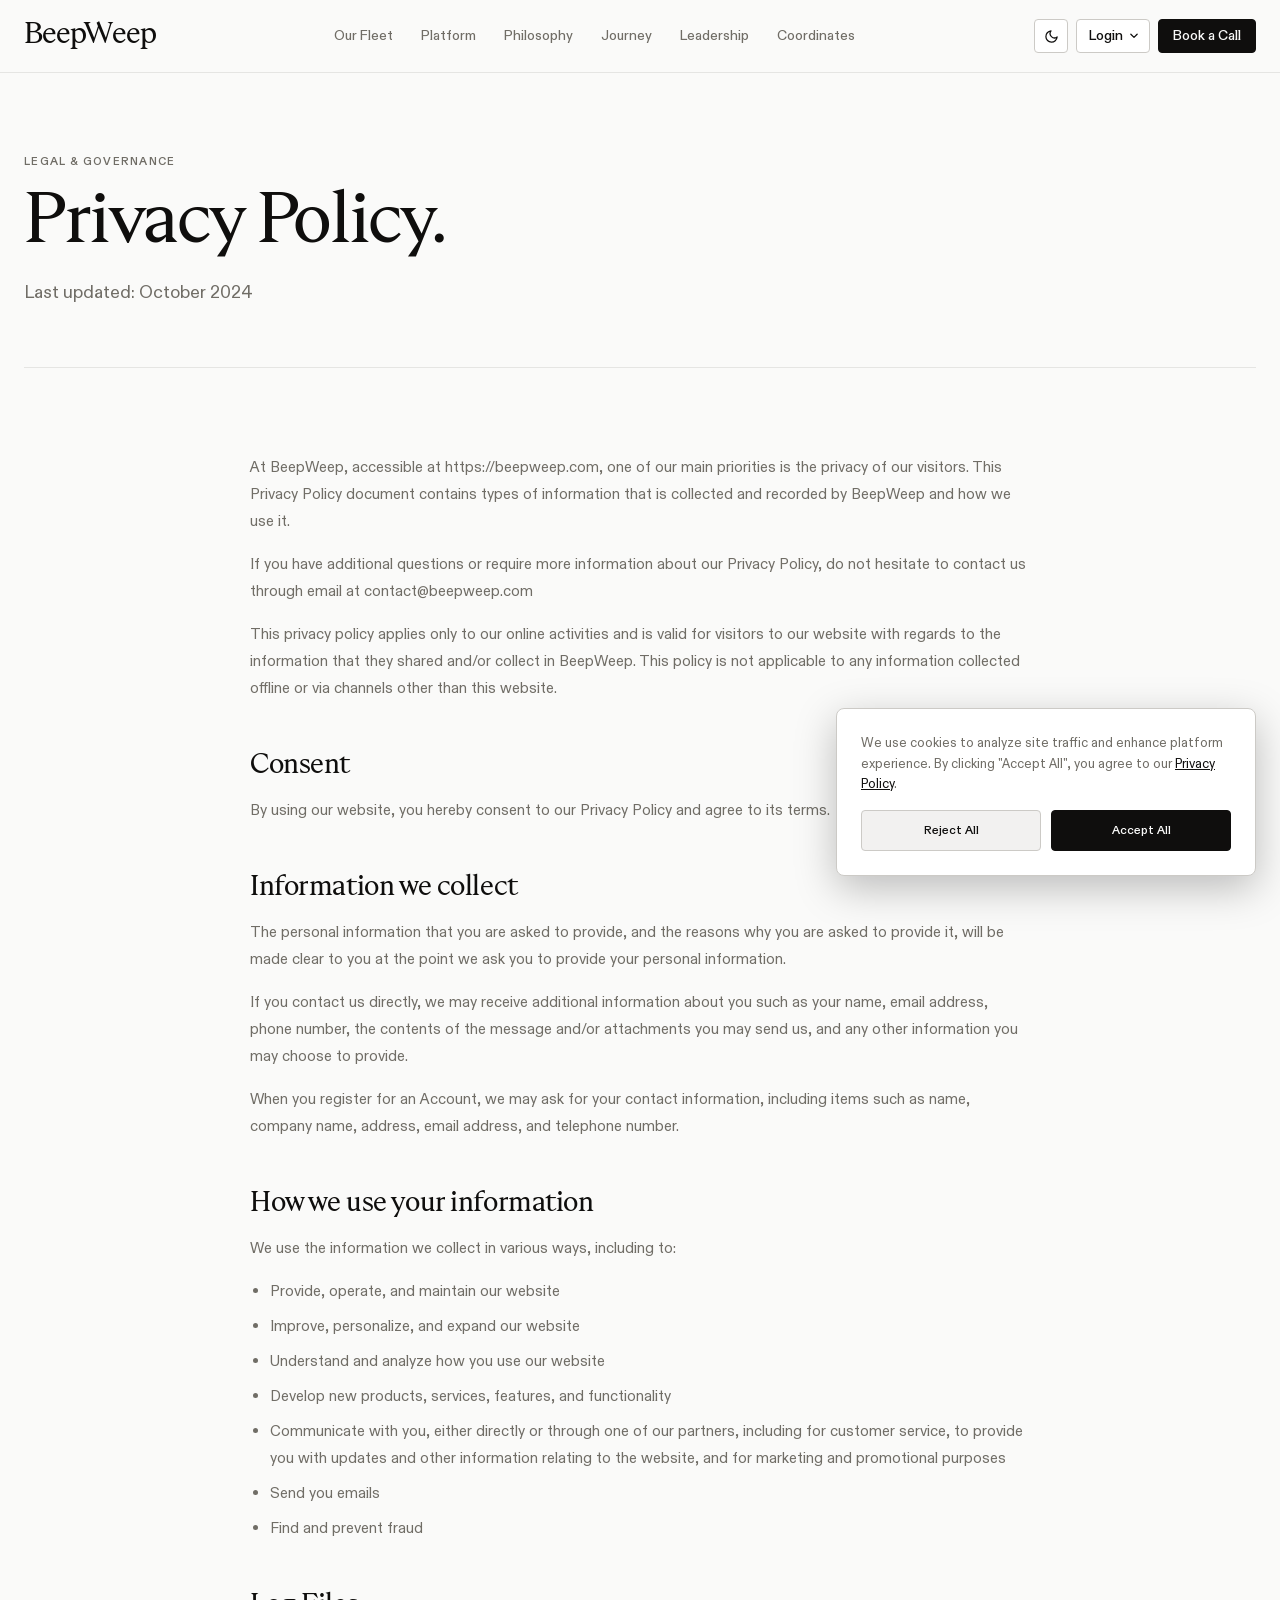
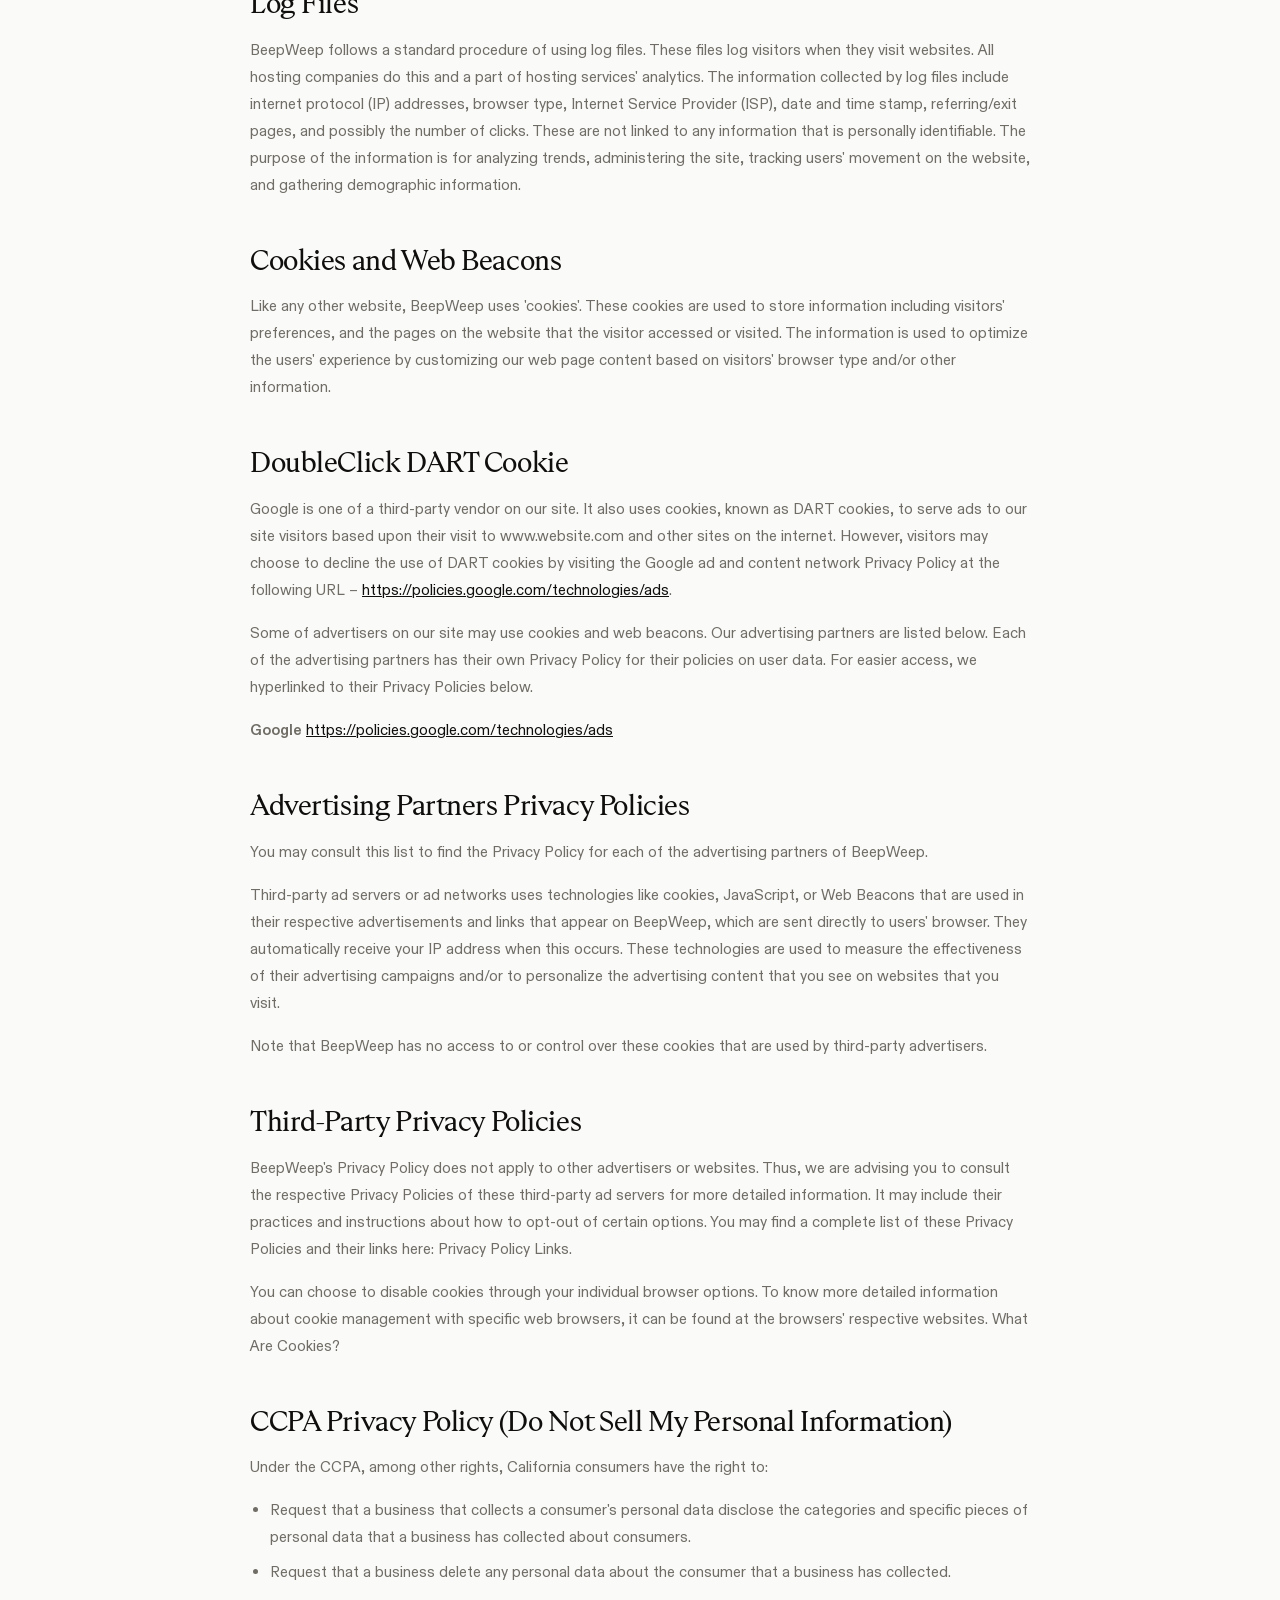
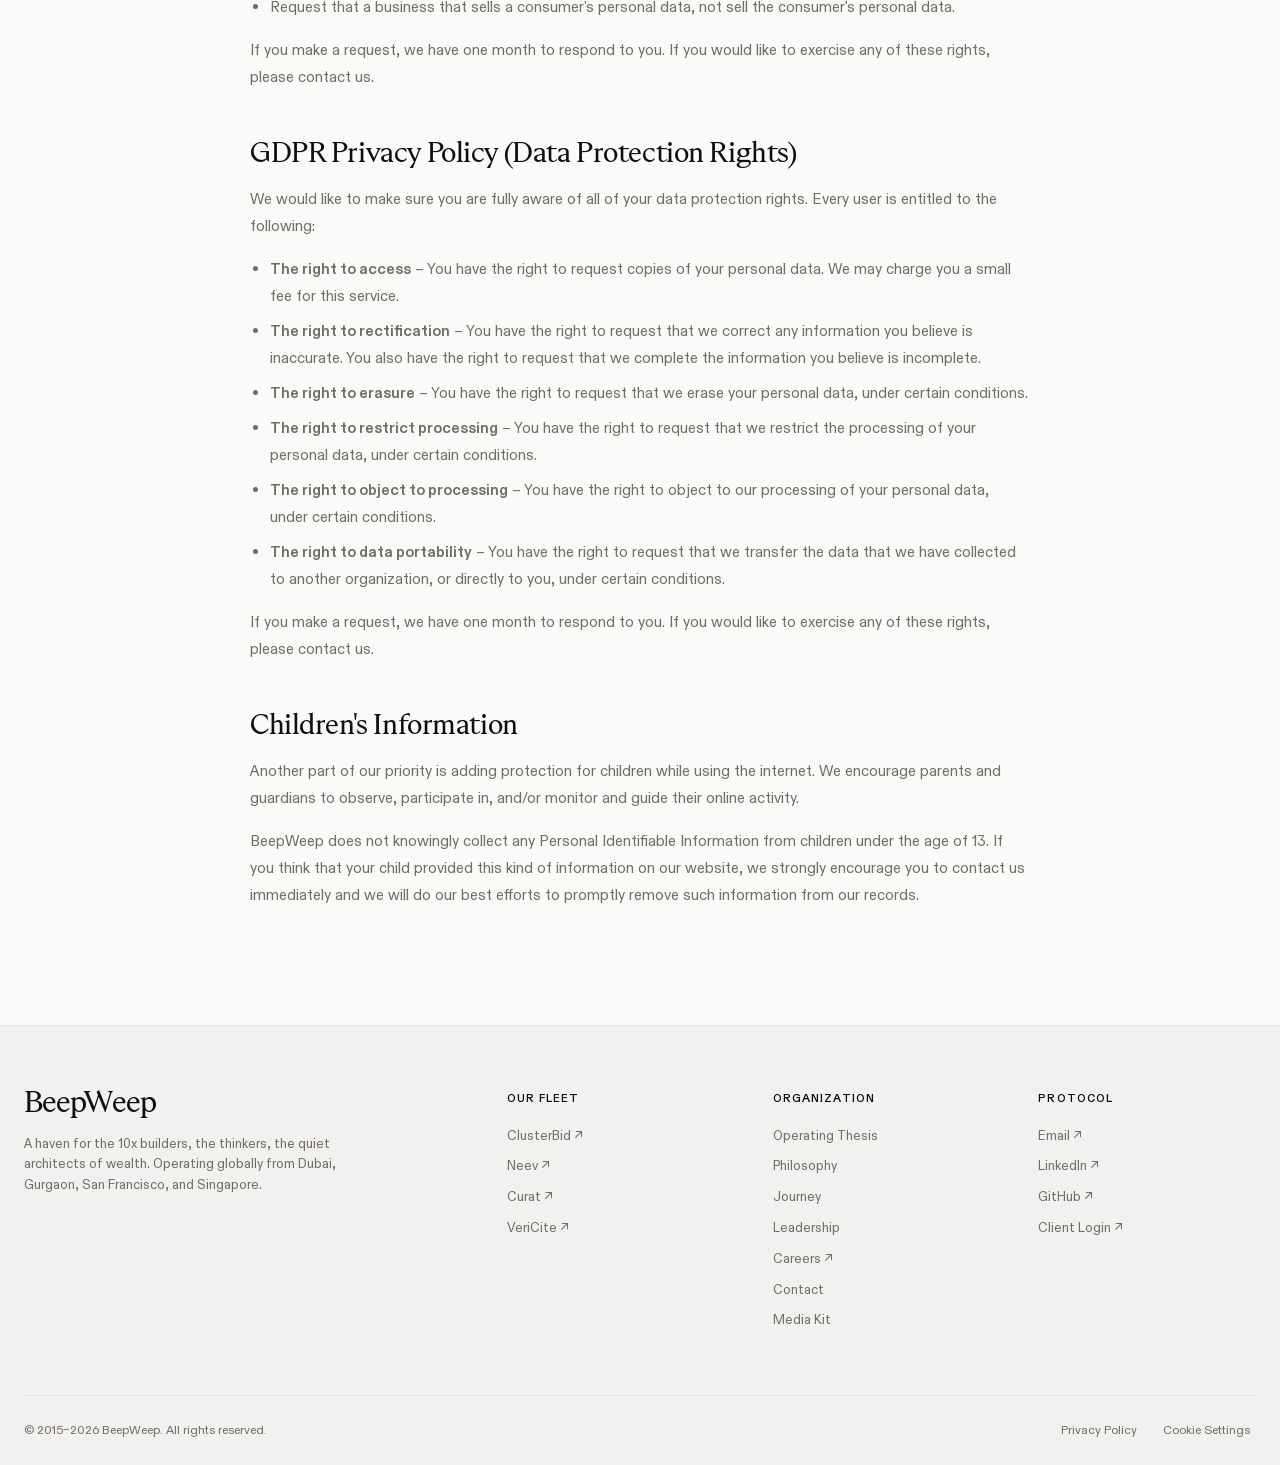
<file: privacy.html>
<!DOCTYPE html>
<html lang="en">

<head>
  <!-- Google tag (gtag.js) -->
  <script async src="https://www.googletagmanager.com/gtag/js?id=G-171E0C1V7V"></script>
  <script>
    window.dataLayer = window.dataLayer || [];
    function gtag(){dataLayer.push(arguments);}
    gtag('js', new Date());

    gtag('config', 'G-171E0C1V7V');
  </script>
  <meta charset="utf-8" />
  <meta name="viewport" content="width=device-width, initial-scale=1" />
  <title>Privacy Policy · BeepWeep</title>
  <meta name="description"
    content="Read the BeepWeep Privacy Policy, including how contact information, essential preferences, and consent-based Google Analytics data are handled." />
  <meta name="author" content="BeepWeep" />
  <meta name="robots" content="index,follow,max-image-preview:large,max-snippet:-1,max-video-preview:-1" />
  <meta name="theme-color" content="#fafaf9" />
  <link rel="canonical" href="https://beepweep.com/privacy.html" />
  <link rel="alternate" hreflang="en" href="https://beepweep.com/privacy.html" />
  <link rel="alternate" hreflang="x-default" href="https://beepweep.com/privacy.html" />
  <meta property="og:site_name" content="BeepWeep" />
  <meta property="og:locale" content="en_US" />
  <meta property="og:title" content="Privacy Policy · BeepWeep" />
  <meta property="og:description"
    content="How BeepWeep handles contact information, essential preferences, and consent-based analytics data." />
  <meta property="og:type" content="website" />
  <meta property="og:url" content="https://beepweep.com/privacy.html" />
  <meta property="og:image" content="https://beepweep.com/assets/images/og-beepweep.png" />
  <meta property="og:image:secure_url" content="https://beepweep.com/assets/images/og-beepweep.png" />
  <meta property="og:image:type" content="image/png" />
  <meta property="og:image:width" content="1200" />
  <meta property="og:image:height" content="630" />
  <meta property="og:image:alt" content="BeepWeep: Built with purpose. For what comes next." />
  <meta name="twitter:card" content="summary_large_image" />
  <meta name="twitter:title" content="Privacy Policy · BeepWeep" />
  <meta name="twitter:description"
    content="How BeepWeep handles contact information, essential preferences, and consent-based analytics data." />
  <meta name="twitter:image" content="https://beepweep.com/assets/images/og-beepweep.png" />
  <meta name="twitter:image:alt" content="BeepWeep: Built with purpose. For what comes next." />
  <link rel="icon" href="/favicon.ico" sizes="any" />
  <link rel="icon" type="image/svg+xml" href="/favicon.svg" />
  <link rel="icon" type="image/png" sizes="32x32" href="/favicon-32x32.png" />
  <link rel="apple-touch-icon" sizes="180x180" href="/apple-touch-icon.png" />
  <link rel="manifest" href="/site.webmanifest" />
  <link rel="stylesheet" href="assets/css/styles-v10.css?v=18" />
  <script>
    (function() {
      try {
        var saved = localStorage.getItem('beepweep-theme');
        var theme = saved || 'light';
        document.documentElement.setAttribute('data-theme', theme);
      } catch (e) {}
    })();
  </script>
  <script src="assets/js/main-v10.js?v=4" defer></script>
</head>

<body>
  <a class="skip-link" href="#main">Skip to content</a>

  <header class="site-header">
    <div class="container header-shell">
      <a class="brand" href="index.html" aria-label="BeepWeep home">
        <span>BeepWeep</span>
      </a>

      <nav class="site-nav" id="site-nav" aria-label="Main navigation">
        <div class="site-nav-links">
          <a href="index.html#fleet">Our Fleet</a>
          <a href="index.html#platform">Platform</a>
          <a href="index.html#philosophy">Philosophy</a>
          <a href="index.html#journey">Journey</a>
          <a href="index.html#team">Leadership</a>
          <a href="index.html#coordinates">Coordinates</a>
        </div>
        <div class="mobile-nav-panel">
          <a class="button button-primary mobile-nav-cta" href="https://cal.com/madhursatija/30min" target="_blank" rel="noopener">Book a Call</a>
          <div class="mobile-theme-row">
            <span class="mobile-theme-label">Appearance</span>
            <button class="theme-toggle" type="button" aria-label="Toggle theme" title="Toggle theme">
              <svg class="icon-moon" width="16" height="16" viewBox="0 0 24 24" fill="none" stroke="currentColor" stroke-width="2" stroke-linecap="round" stroke-linejoin="round" aria-hidden="true">
                <path d="M21 12.79A9 9 0 1 1 11.21 3 7 7 0 0 0 21 12.79z"></path>
              </svg>
              <svg class="icon-sun" width="16" height="16" viewBox="0 0 24 24" fill="none" stroke="currentColor" stroke-width="2" stroke-linecap="round" stroke-linejoin="round" aria-hidden="true">
                <circle cx="12" cy="12" r="4"></circle>
                <path d="M12 2v2M12 20v2M4.93 4.93l1.41 1.41M17.66 17.66l1.41 1.41M2 12h2M20 12h2M6.34 17.66l-1.41 1.41M19.07 4.93l-1.41 1.41"></path>
              </svg>
            </button>
          </div>
          <div class="mobile-nav-logins">
            <span class="mobile-nav-section-title">Fleet &amp; Platform Access</span>
            <div class="mobile-nav-logins-list">
              <a class="mobile-login-row" href="https://dash.beepweep.com" target="_blank" rel="noopener">
                <span class="mobile-login-left">
                  <img src="assets/images/product-logos/icon-team.svg" alt="" class="mobile-login-icon" width="20" height="20" aria-hidden="true" />
                  <span>Team Login</span>
                </span>
                <span class="mobile-login-arrow" aria-hidden="true">↗</span>
              </a>
              <a class="mobile-login-row" href="https://clusterbid.com/login" target="_blank" rel="noopener">
                <span class="mobile-login-left">
                  <img src="assets/images/product-logos/icon-clusterbid.svg" alt="" class="mobile-login-icon" width="20" height="20" aria-hidden="true" />
                  <span>ClusterBid</span>
                </span>
                <span class="mobile-login-arrow" aria-hidden="true">↗</span>
              </a>
              <a class="mobile-login-row" href="https://app.onneev.com/login" target="_blank" rel="noopener">
                <span class="mobile-login-left">
                  <img src="assets/images/product-logos/icon-neev.svg" alt="" class="mobile-login-icon" width="20" height="20" aria-hidden="true" />
                  <span>Neev</span>
                </span>
                <span class="mobile-login-arrow" aria-hidden="true">↗</span>
              </a>
              <a class="mobile-login-row" href="https://curat.money/auth-user/login" target="_blank" rel="noopener">
                <span class="mobile-login-left">
                  <img src="assets/images/product-logos/icon-curat.png" alt="" class="mobile-login-icon" width="20" height="20" aria-hidden="true" />
                  <span>Curat</span>
                </span>
                <span class="mobile-login-arrow" aria-hidden="true">↗</span>
              </a>
              <a class="mobile-login-row" href="https://console.vericite.ai/login" target="_blank" rel="noopener">
                <span class="mobile-login-left">
                  <img src="assets/images/product-logos/icon-vericite.svg" alt="" class="mobile-login-icon" width="20" height="20" aria-hidden="true" />
                  <span>VeriCite</span>
                </span>
                <span class="mobile-login-arrow" aria-hidden="true">↗</span>
              </a>
            </div>
          </div>
        </div>
      </nav>

      <div class="header-actions">
        <button class="theme-toggle" type="button" aria-label="Toggle theme" title="Toggle theme">
          <svg class="icon-moon" width="16" height="16" viewBox="0 0 24 24" fill="none" stroke="currentColor" stroke-width="2" stroke-linecap="round" stroke-linejoin="round" aria-hidden="true">
            <path d="M21 12.79A9 9 0 1 1 11.21 3 7 7 0 0 0 21 12.79z"></path>
          </svg>
          <svg class="icon-sun" width="16" height="16" viewBox="0 0 24 24" fill="none" stroke="currentColor" stroke-width="2" stroke-linecap="round" stroke-linejoin="round" aria-hidden="true">
            <circle cx="12" cy="12" r="4"></circle>
            <path d="M12 2v2M12 20v2M4.93 4.93l1.41 1.41M17.66 17.66l1.41 1.41M2 12h2M20 12h2M6.34 17.66l-1.41 1.41M19.07 4.93l-1.41 1.41"></path>
          </svg>
        </button>
        <div class="login-dropdown-wrapper">
          <button class="login-btn" type="button" aria-expanded="false" aria-controls="login-dropdown-menu" id="login-dropdown-btn">
            <span>Login</span>
            <svg class="login-chevron" width="14" height="14" viewBox="0 0 20 20" fill="none" aria-hidden="true">
              <path d="M5.5 7.5L10 12L14.5 7.5" stroke="currentColor" stroke-width="1.8" stroke-linecap="round" stroke-linejoin="round"/>
            </svg>
          </button>
          <div class="login-dropdown-menu" id="login-dropdown-menu" role="menu" hidden>
            <a role="menuitem" class="dropdown-item" href="https://dash.beepweep.com" target="_blank" rel="noopener" style="display:flex;align-items:center;justify-content:space-between;">
              <span class="dropdown-item-inner" style="display:inline-flex;align-items:center;gap:10px;white-space:nowrap;">
                <img src="assets/images/product-logos/icon-team.svg" alt="" class="dropdown-icon" width="20" height="20" aria-hidden="true" style="width:20px;height:20px;flex-shrink:0;object-fit:contain;" />
                <span>Team Login</span>
              </span>
              <span class="dropdown-arrow" aria-hidden="true">↗</span>
            </a>
            <a role="menuitem" class="dropdown-item" href="https://clusterbid.com/login" target="_blank" rel="noopener" style="display:flex;align-items:center;justify-content:space-between;">
              <span class="dropdown-item-inner" style="display:inline-flex;align-items:center;gap:10px;white-space:nowrap;">
                <img src="assets/images/product-logos/icon-clusterbid.svg" alt="" class="dropdown-icon" width="20" height="20" aria-hidden="true" style="width:20px;height:20px;flex-shrink:0;object-fit:contain;" />
                <span>ClusterBid</span>
              </span>
              <span class="dropdown-arrow" aria-hidden="true">↗</span>
            </a>
            <a role="menuitem" class="dropdown-item" href="https://app.onneev.com/login" target="_blank" rel="noopener" style="display:flex;align-items:center;justify-content:space-between;">
              <span class="dropdown-item-inner" style="display:inline-flex;align-items:center;gap:10px;white-space:nowrap;">
                <img src="assets/images/product-logos/icon-neev.svg" alt="" class="dropdown-icon" width="20" height="20" aria-hidden="true" style="width:20px;height:20px;flex-shrink:0;object-fit:contain;" />
                <span>Neev</span>
              </span>
              <span class="dropdown-arrow" aria-hidden="true">↗</span>
            </a>
            <a role="menuitem" class="dropdown-item" href="https://curat.money/auth-user/login" target="_blank" rel="noopener" style="display:flex;align-items:center;justify-content:space-between;">
              <span class="dropdown-item-inner" style="display:inline-flex;align-items:center;gap:10px;white-space:nowrap;">
                <img src="assets/images/product-logos/icon-curat.png" alt="" class="dropdown-icon" width="20" height="20" aria-hidden="true" style="width:20px;height:20px;flex-shrink:0;object-fit:contain;" />
                <span>Curat</span>
              </span>
              <span class="dropdown-arrow" aria-hidden="true">↗</span>
            </a>
            <a role="menuitem" class="dropdown-item" href="https://console.vericite.ai/login" target="_blank" rel="noopener" style="display:flex;align-items:center;justify-content:space-between;">
              <span class="dropdown-item-inner" style="display:inline-flex;align-items:center;gap:10px;white-space:nowrap;">
                <img src="assets/images/product-logos/icon-vericite.svg" alt="" class="dropdown-icon" width="20" height="20" aria-hidden="true" style="width:20px;height:20px;flex-shrink:0;object-fit:contain;" />
                <span>VeriCite</span>
              </span>
              <span class="dropdown-arrow" aria-hidden="true">↗</span>
            </a>
          </div>
        </div>
        <a class="button button-small" href="https://cal.com/madhursatija/30min" target="_blank" rel="noopener">Book a Call</a>
        <button class="menu-toggle" type="button" aria-expanded="false" aria-controls="site-nav"
          aria-label="Open navigation">
          <span></span>
          <span></span>
        </button>
      </div>
    </div>
  </header>

  <main id="main" tabindex="-1">
    <section class="page-hero container">
      <p class="section-eyebrow">Legal &amp; Governance</p>
      <h1>Privacy Policy.</h1>
      <p class="page-lead">Last updated: October 2024</p>
    </section>

    <section class="privacy-content container">
      <div class="privacy-text">
          <p>At BeepWeep, accessible at https://beepweep.com, one of our main priorities is the privacy of our visitors.
            This Privacy Policy document contains types of information that is collected and recorded by BeepWeep and
            how we use it.</p>

          <p>If you have additional questions or require more information about our Privacy Policy, do not hesitate to
            contact us through email at contact@beepweep.com</p>

          <p>This privacy policy applies only to our online activities and is valid for visitors to our website with
            regards to the information that they shared and/or collect in BeepWeep. This policy is not applicable to any
            information collected offline or via channels other than this website.</p>

          <h2>Consent</h2>
          <p>By using our website, you hereby consent to our Privacy Policy and agree to its terms.</p>

          <h2>Information we collect</h2>
          <p>The personal information that you are asked to provide, and the reasons why you are asked to provide it,
            will be made clear to you at the point we ask you to provide your personal information.</p>

          <p>If you contact us directly, we may receive additional information about you such as your name, email
            address, phone number, the contents of the message and/or attachments you may send us, and any other
            information you may choose to provide.</p>

          <p>When you register for an Account, we may ask for your contact information, including items such as name,
            company name, address, email address, and telephone number.</p>

          <h2>How we use your information</h2>
          <p>We use the information we collect in various ways, including to:</p>
          <ul>
            <li>Provide, operate, and maintain our website</li>
            <li>Improve, personalize, and expand our website</li>
            <li>Understand and analyze how you use our website</li>
            <li>Develop new products, services, features, and functionality</li>
            <li>Communicate with you, either directly or through one of our partners, including for customer service, to
              provide you with updates and other information relating to the website, and for marketing and promotional
              purposes</li>
            <li>Send you emails</li>
            <li>Find and prevent fraud</li>
          </ul>

          <h2>Log Files</h2>
          <p>BeepWeep follows a standard procedure of using log files. These files log visitors when they visit
            websites. All hosting companies do this and a part of hosting services' analytics. The information collected
            by log files include internet protocol (IP) addresses, browser type, Internet Service Provider (ISP), date
            and time stamp, referring/exit pages, and possibly the number of clicks. These are not linked to any
            information that is personally identifiable. The purpose of the information is for analyzing trends,
            administering the site, tracking users' movement on the website, and gathering demographic information.</p>

          <h2>Cookies and Web Beacons</h2>
          <p>Like any other website, BeepWeep uses 'cookies'. These cookies are used to store information including
            visitors' preferences, and the pages on the website that the visitor accessed or visited. The information is
            used to optimize the users' experience by customizing our web page content based on visitors' browser type
            and/or other information.</p>

          <h2>DoubleClick DART Cookie</h2>
          <p>Google is one of a third-party vendor on our site. It also uses cookies, known as DART cookies, to serve
            ads to our site visitors based upon their visit to www.website.com and other sites on the internet. However,
            visitors may choose to decline the use of DART cookies by visiting the Google ad and content network Privacy
            Policy at the following URL – <a
              href="https://policies.google.com/technologies/ads">https://policies.google.com/technologies/ads</a>.</p>

          <p>Some of advertisers on our site may use cookies and web beacons. Our advertising partners are listed below.
            Each of the advertising partners has their own Privacy Policy for their policies on user data. For easier
            access, we hyperlinked to their Privacy Policies below.</p>

          <p><strong>Google</strong> <a
              href="https://policies.google.com/technologies/ads">https://policies.google.com/technologies/ads</a></p>

          <h2>Advertising Partners Privacy Policies</h2>
          <p>You may consult this list to find the Privacy Policy for each of the advertising partners of BeepWeep.</p>

          <p>Third-party ad servers or ad networks uses technologies like cookies, JavaScript, or Web Beacons that are
            used in their respective advertisements and links that appear on BeepWeep, which are sent directly to users'
            browser. They automatically receive your IP address when this occurs. These technologies are used to measure
            the effectiveness of their advertising campaigns and/or to personalize the advertising content that you see
            on websites that you visit.</p>

          <p>Note that BeepWeep has no access to or control over these cookies that are used by third-party advertisers.
          </p>

          <h2>Third-Party Privacy Policies</h2>
          <p>BeepWeep's Privacy Policy does not apply to other advertisers or websites. Thus, we are advising you to
            consult the respective Privacy Policies of these third-party ad servers for more detailed information. It
            may include their practices and instructions about how to opt-out of certain options. You may find a
            complete list of these Privacy Policies and their links here: Privacy Policy Links.</p>

          <p>You can choose to disable cookies through your individual browser options. To know more detailed
            information about cookie management with specific web browsers, it can be found at the browsers' respective
            websites. What Are Cookies?</p>

          <h2>CCPA Privacy Policy (Do Not Sell My Personal Information)</h2>
          <p>Under the CCPA, among other rights, California consumers have the right to:</p>
          <ul>
            <li>Request that a business that collects a consumer's personal data disclose the categories and specific
              pieces of personal data that a business has collected about consumers.</li>
            <li>Request that a business delete any personal data about the consumer that a business has collected.</li>
            <li>Request that a business that sells a consumer's personal data, not sell the consumer's personal data.
            </li>
          </ul>
          <p>If you make a request, we have one month to respond to you. If you would like to exercise any of these
            rights, please contact us.</p>

          <h2>GDPR Privacy Policy (Data Protection Rights)</h2>
          <p>We would like to make sure you are fully aware of all of your data protection rights. Every user is
            entitled to the following:</p>
          <ul>
            <li><strong>The right to access</strong> – You have the right to request copies of your personal data. We
              may charge you a small fee for this service.</li>
            <li><strong>The right to rectification</strong> – You have the right to request that we correct any
              information you believe is inaccurate. You also have the right to request that we complete the information
              you believe is incomplete.</li>
            <li><strong>The right to erasure</strong> – You have the right to request that we erase your personal data,
              under certain conditions.</li>
            <li><strong>The right to restrict processing</strong> – You have the right to request that we restrict the
              processing of your personal data, under certain conditions.</li>
            <li><strong>The right to object to processing</strong> – You have the right to object to our processing of
              your personal data, under certain conditions.</li>
            <li><strong>The right to data portability</strong> – You have the right to request that we transfer the data
              that we have collected to another organization, or directly to you, under certain conditions.</li>
          </ul>
          <p>If you make a request, we have one month to respond to you. If you would like to exercise any of these
            rights, please contact us.</p>

          <h2>Children's Information</h2>
          <p>Another part of our priority is adding protection for children while using the internet. We encourage
            parents and guardians to observe, participate in, and/or monitor and guide their online activity.</p>

          <p>BeepWeep does not knowingly collect any Personal Identifiable Information from children under the age of
            13. If you think that your child provided this kind of information on our website, we strongly encourage you
            to contact us immediately and we will do our best efforts to promptly remove such information from our
            records.</p>
        </div>
    </section>
  </main>

  <footer class="site-footer">
    <div class="container">
      <div class="footer-top">
        <div class="footer-brand">
          <a class="brand" href="index.html">
            <span>BeepWeep</span>
          </a>
          <p>
            A haven for the 10x builders, the thinkers, the quiet architects of wealth. Operating globally from Dubai, Gurgaon, San Francisco, and Singapore.
          </p>
        </div>

        <nav class="footer-nav-col" aria-label="Product Fleet links">
          <span class="footer-col-title">Our Fleet</span>
          <a href="index.html#clusterbid">ClusterBid ↗</a>
          <a href="index.html#neev">Neev ↗</a>
          <a href="index.html#curat">Curat ↗</a>
          <a href="index.html#vericite">VeriCite ↗</a>
        </nav>

        <nav class="footer-nav-col" aria-label="Company links">
          <span class="footer-col-title">Organization</span>
          <a href="index.html#platform">Operating Thesis</a>
          <a href="index.html#philosophy">Philosophy</a>
          <a href="index.html#journey">Journey</a>
          <a href="index.html#team">Leadership</a>
          <a href="https://wellfound.com/company/beepweep" target="_blank" rel="noopener">Careers ↗</a>
          <a href="contact.html">Contact</a>
          <a href="media.html">Media Kit</a>
        </nav>

        <nav class="footer-nav-col" aria-label="Connect links">
          <span class="footer-col-title">Protocol</span>
          <a href="mailto:hello@beepweep.com">Email ↗</a>
          <a href="https://www.linkedin.com/company/beepweep/" target="_blank" rel="noopener">LinkedIn ↗</a>
          <a href="https://github.com/beepweep/beepweep.github.io" target="_blank" rel="noopener">GitHub ↗</a>
          <a href="https://dash.beepweep.com" target="_blank" rel="noopener">Client Login ↗</a>
        </nav>
      </div>

      <div class="footer-bottom">
        <p>© 2015–<span id="current-year">2026</span> BeepWeep. All rights reserved.</p>
        <div class="footer-bottom-links">
          <a href="privacy.html" aria-current="page">Privacy Policy</a>
          <button class="cookie-settings" type="button" hidden>Cookie Settings</button>
        </div>
      </div>
    </div>
  </footer>

  <aside class="cookie-banner" aria-label="Cookie preferences" hidden>
    <p>
      We use cookies to analyze site traffic and enhance platform experience. By clicking "Accept All", you agree to our <a href="privacy.html">Privacy Policy</a>.
    </p>
    <div class="cookie-actions">
      <button class="cookie-btn cookie-btn-secondary cookie-decline" type="button">Reject All</button>
      <button class="cookie-btn cookie-btn-primary cookie-accept" type="button">Accept All</button>
    </div>
  </aside>

  <script type="application/ld+json">
  {
    "@context": "https://schema.org",
    "@type": "WebPage",
    "@id": "https://beepweep.com/privacy.html#webpage",
    "url": "https://beepweep.com/privacy.html",
    "name": "Privacy Policy · BeepWeep",
    "description": "How BeepWeep handles contact information, essential preferences, and consent-based analytics data.",
    "inLanguage": "en",
    "isPartOf": {
      "@type": "WebSite",
      "@id": "https://beepweep.com/#website",
      "name": "BeepWeep",
      "url": "https://beepweep.com/"
    },
    "about": {
      "@type": "Organization",
      "@id": "https://beepweep.com/#organization",
      "name": "BeepWeep",
      "url": "https://beepweep.com/"
    }
  }
  </script>
</body>

</html>
</file>
<file: assets/css/styles-v10.css>
/* ==========================================================================
   BEEPWEEP · EDITORIAL & PLATFORM STYLESHEET
   Reference Architecture: Harvey.ai Enterprise Design System
   ========================================================================== */

/* --- Webfont Declarations --- */
@font-face {
  font-family: 'HarveySerifFont';
  src: url('../fonts/HarveySerif_Regular.woff2') format('woff2');
  font-weight: 400;
  font-style: normal;
  font-display: swap;
}

@font-face {
  font-family: 'HarveySerifFont';
  src: url('../fonts/HarveySerif_Italic.woff2') format('woff2');
  font-weight: 400;
  font-style: italic;
  font-display: swap;
}

@font-face {
  font-family: 'HarveySansFont';
  src: url('../fonts/HarveySans_Variable.woff2') format('woff2');
  font-weight: 100 900;
  font-style: normal;
  font-display: swap;
}

/* --- Design Tokens --- */
:root {
  /* Harvey Palette - Light (Default) */
  --bg-primary: #fafaf9;
  --bg-secondary: #f2f1f0;
  --bg-tertiary: #eae9e7;
  --bg-card: #ffffff;
  --bg-card-hover: #fafaf9;

  --text-primary: #0f0e0d;
  --text-secondary: #706d66;
  --text-tertiary: #8f8b85;
  --text-inverse: #fafaf9;

  --border-subtle: #e5e5e3;
  --border-primary: #cccac6;
  --border-strong: #adaba5;
  --border-dark: #33312c;

  --accent-ink: #0f0e0d;
  --accent-hover: #33312c;
  --accent-highlight: #f6f202;
  --accent-green: #16a34a;
  --accent-blue: #2563eb;

  /* Typography */
  --font-serif: "HarveySerifFont", Georgia, "Times New Roman", serif;
  --font-sans: "HarveySansFont", -apple-system, BlinkMacSystemFont, "Segoe UI", Roboto, sans-serif;
  --font-mono: ui-monospace, SFMono-Regular, Menlo, Monaco, Consolas, monospace;

  /* Spacing & Layout */
  --max-width: 1540px;
  --header-height: 72px;
  --radius-sm: 4px;
  --radius-md: 8px;
  --radius-lg: 12px;
  --radius-full: 9999px;
  --transition-fast: 0.15s cubic-bezier(0.16, 1, 0.3, 1);
  --transition-smooth: 0.25s cubic-bezier(0.16, 1, 0.3, 1);
  --header-bg: rgba(250, 250, 249, 0.88);
}

/* --- Dark Theme Tokens --- */
[data-theme="dark"],
:root[data-theme="dark"],
[data-theme="black"] {
  --bg-primary: #0f0e0d;
  --bg-secondary: #161513;
  --bg-tertiary: #1f1d1b;
  --bg-card: #161513;
  --bg-card-hover: #1f1d1b;

  --text-primary: #fafaf9;
  --text-secondary: #adaba5;
  --text-tertiary: #706d66;
  --text-inverse: #0f0e0d;

  --border-subtle: #292724;
  --border-primary: #383531;
  --border-strong: #524f49;
  --border-dark: #292724;

  --accent-ink: #fafaf9;
  --accent-hover: #eae8e5;
  --header-bg: rgba(15, 14, 13, 0.88);

  background-color: var(--bg-primary);
  color: var(--text-primary);
  color-scheme: dark;
}

[data-theme="gray"] {
  --bg-primary: #f2f1f0;
  --bg-secondary: #fafaf9;
  --bg-card: #ffffff;
  --border-subtle: #e5e5e3;
  --border-primary: #cccac6;

  background-color: var(--bg-primary);
  color: var(--text-primary);
}

[data-theme="dark"] [data-theme="gray"],
:root[data-theme="dark"] [data-theme="gray"],
[data-theme="dark"] .quote-section,
:root[data-theme="dark"] .quote-section {
  --bg-primary: #121110;
  --bg-secondary: #191816;
  --bg-card: #191816;
  --border-subtle: #292724;
  --border-primary: #383531;
}

/* --- Base & Reset --- */
*, *::before, *::after {
  box-sizing: border-box;
}

html {
  scroll-behavior: smooth;
  scroll-padding-top: 90px;
  font-size: 16px;
  background-color: var(--bg-primary);
}

body {
  margin: 0;
  font-family: var(--font-sans);
  font-size: 0.9375rem;
  line-height: 1.6;
  color: var(--text-primary);
  background-color: var(--bg-primary);
  -webkit-font-smoothing: antialiased;
  -moz-osx-font-smoothing: grayscale;
}

[hidden] {
  display: none !important;
}

::selection {
  background-color: #0f0e0d;
  color: #fafaf9;
}

[data-theme="black"] ::selection {
  background-color: #fafaf9;
  color: #0f0e0d;
}

a {
  color: inherit;
  text-decoration: none;
}

button {
  font: inherit;
  color: inherit;
  background: none;
  border: none;
  cursor: pointer;
}

img, svg, picture, figure {
  -webkit-user-drag: none;
  -khtml-user-drag: none;
  -moz-user-drag: none;
  -o-user-drag: none;
  user-drag: none;
  user-select: none;
  -webkit-user-select: none;
  -moz-user-select: none;
  -ms-user-select: none;
}

img {
  display: block;
  max-width: 100%;
}

h1, h2, h3, h4, p, figure, ul, ol {
  margin: 0;
}

h1, h2, h3 {
  font-family: var(--font-serif);
  font-weight: 400;
  letter-spacing: -0.015em;
  color: var(--text-primary);
}

h1 {
  font-size: clamp(2.75rem, 5.5vw, 4.5rem);
  line-height: 1.05;
  letter-spacing: -0.02em;
}

h2 {
  font-size: clamp(2rem, 3.5vw, 3rem);
  line-height: 1.1;
  letter-spacing: -0.015em;
}

h3 {
  font-size: clamp(1.35rem, 2vw, 1.75rem);
  line-height: 1.25;
}

/* Accessibility Skip Link */
.skip-link {
  position: fixed;
  z-index: 9999;
  top: 12px;
  left: 12px;
  background: var(--accent-ink);
  color: var(--text-inverse);
  padding: 10px 18px;
  font-size: 13px;
  border-radius: var(--radius-sm);
  transform: translateY(-200%);
  transition: transform var(--transition-fast);
}

.skip-link:focus {
  transform: translateY(0);
  outline: 2px solid var(--text-primary);
  outline-offset: 3px;
}

:focus-visible {
  outline: 2px solid var(--text-primary);
  outline-offset: 3px;
}

/* --- Layout Containers --- */
.container {
  width: min(calc(100% - 48px), var(--max-width));
  margin-inline: auto;
}

@media (max-width: 768px) {
  .container {
    width: calc(100% - 32px);
  }
}

.section-space {
  padding-block: 100px;
}

@media (max-width: 900px) {
  .section-space {
    padding-block: 68px;
  }
}

/* --- Announcement Banner --- */
.announcement-banner {
  background-color: var(--accent-ink);
  color: var(--text-inverse);
  font-size: 0.8125rem;
  padding: 8px 16px;
  display: flex;
  align-items: center;
  justify-content: center;
  gap: 12px;
  position: relative;
  z-index: 101;
  border-bottom: 1px solid var(--border-dark);
}

.announcement-banner a {
  display: inline-flex;
  align-items: center;
  gap: 6px;
  font-weight: 450;
  color: var(--text-inverse);
  transition: opacity var(--transition-fast);
}

.announcement-banner a:hover {
  opacity: 0.85;
  text-decoration: underline;
}

.announcement-pill {
  background: rgba(255, 255, 255, 0.15);
  padding: 2px 8px;
  border-radius: var(--radius-full);
  font-size: 0.6875rem;
  font-weight: 500;
  letter-spacing: 0.04em;
  text-transform: uppercase;
}

.announcement-close {
  position: absolute;
  right: 14px;
  background: transparent;
  color: var(--text-inverse);
  opacity: 0.6;
  font-size: 16px;
  padding: 4px 8px;
  line-height: 1;
  cursor: pointer;
  transition: opacity var(--transition-fast);
}

.announcement-close:hover {
  opacity: 1;
}

/* --- Site Header --- */
.site-header {
  position: sticky;
  top: 0;
  z-index: 100;
  background-color: var(--header-bg);
  backdrop-filter: blur(14px);
  -webkit-backdrop-filter: blur(14px);
  border-bottom: 1px solid var(--border-subtle);
  transition: background-color var(--transition-fast), border-color var(--transition-fast);
}

.header-shell {
  height: var(--header-height);
  display: flex;
  align-items: center;
  justify-content: space-between;
  gap: 32px;
}

/* Brand Logo */
.brand {
  display: inline-flex;
  align-items: baseline;
  gap: 8px;
  font-family: var(--font-serif);
  font-size: 1.85rem;
  letter-spacing: -0.03em;
  color: var(--text-primary);
  line-height: 1;
}

/* Navigation Links */
.site-nav {
  display: flex;
  align-items: center;
  gap: 28px;
  font-size: 0.875rem;
  font-weight: 450;
  color: var(--text-secondary);
}

.site-nav-links {
  display: flex;
  align-items: center;
  gap: 28px;
}

.site-nav a {
  padding-block: 8px;
  color: var(--text-secondary);
  transition: color var(--transition-fast);
}

.site-nav a:hover {
  color: var(--text-primary);
}

.site-nav a.nav-active,
.site-nav a[aria-current="page"] {
  color: var(--text-primary);
  font-weight: 500;
}

.mobile-nav-panel {
  display: none !important;
}

.nav-link-with-icon {
  display: inline-flex;
  align-items: center;
  gap: 4px;
}

.nav-login {
  color: var(--text-primary);
  font-weight: 500;
  margin-left: 12px;
}

.nav-login span {
  font-size: 0.75rem;
  opacity: 0.7;
}

/* Header Actions & Harvey-style Buttons */
.header-actions {
  display: flex;
  align-items: center;
  gap: 8px;
}

.login-dropdown-wrapper {
  position: relative;
}

.login-btn {
  height: 34px;
  padding: 0 8px 0 12px;
  font-family: var(--font-sans);
  font-size: 14px;
  font-weight: 500;
  gap: 4px;
  border: 1px solid var(--border-primary);
  color: var(--text-primary);
  background: var(--bg-card);
  border-radius: var(--radius-sm);
  display: inline-flex;
  align-items: center;
  justify-content: center;
  cursor: pointer;
  line-height: 1;
  transition: background-color var(--transition-fast), border-color var(--transition-fast);
}

.login-btn:hover,
.login-btn[aria-expanded="true"] {
  background-color: var(--bg-secondary);
  color: var(--text-primary);
  border-color: var(--border-strong);
}

.login-chevron {
  width: 14px;
  height: 14px;
  stroke: currentColor;
  transition: transform var(--transition-fast);
}

.login-btn[aria-expanded="true"] .login-chevron {
  transform: rotate(180deg);
}

.login-dropdown-menu {
  position: absolute;
  top: calc(100% + 6px);
  right: 0;
  width: 220px;
  background-color: var(--bg-card);
  border: 1px solid var(--border-subtle);
  border-radius: var(--radius-md);
  box-shadow: 0 12px 36px rgba(0, 0, 0, 0.25);
  padding: 6px;
  display: flex;
  flex-direction: column;
  gap: 2px;
  z-index: 200;
}

.dropdown-item {
  display: flex !important;
  flex-direction: row !important;
  align-items: center !important;
  justify-content: space-between !important;
  padding: 8px 10px;
  font-size: 0.8125rem;
  font-weight: 500;
  color: var(--text-primary);
  border-radius: var(--radius-sm);
  transition: background-color var(--transition-fast);
}

.dropdown-item:hover {
  background-color: var(--bg-secondary);
}

.dropdown-item-inner {
  display: inline-flex !important;
  flex-direction: row !important;
  align-items: center !important;
  gap: 10px !important;
  flex: 1 !important;
  min-width: 0 !important;
}

.dropdown-item-inner span {
  white-space: nowrap !important;
}

.dropdown-icon {
  display: block !important;
  width: 20px !important;
  height: 20px !important;
  border-radius: 4px !important;
  object-fit: contain !important;
  flex-shrink: 0 !important;
}

.dropdown-arrow {
  font-size: 0.75rem;
  color: var(--text-secondary);
}

.header-actions .button-small {
  height: 34px;
  padding: 0 14px;
  font-size: 14px;
  font-weight: 500;
  border-radius: var(--radius-sm);
  background-color: var(--accent-ink);
  color: var(--text-inverse);
  border: 1px solid var(--accent-ink);
  line-height: 1;
}

.header-actions .button-small:hover {
  background-color: var(--accent-hover);
  border-color: var(--accent-hover);
}

/* Button System (Harvey Style: 4px Radius, Crisp, Solid) */
.button {
  display: inline-flex;
  align-items: center;
  justify-content: center;
  gap: 8px;
  height: 48px;
  padding: 0 22px;
  font-family: var(--font-sans);
  font-size: 0.875rem;
  font-weight: 500;
  border-radius: var(--radius-sm);
  background-color: var(--accent-ink);
  color: var(--text-inverse);
  border: 1px solid var(--accent-ink);
  cursor: pointer;
  white-space: nowrap;
  transition: background-color var(--transition-fast), color var(--transition-fast), border-color var(--transition-fast), transform 0.2s cubic-bezier(0.16, 1, 0.3, 1), box-shadow 0.2s cubic-bezier(0.16, 1, 0.3, 1);
}

.button:hover {
  background-color: var(--accent-hover);
  border-color: var(--accent-hover);
  transform: translateY(-1px);
  box-shadow: 0 4px 14px rgba(15, 14, 13, 0.08);
}

.button:active {
  transform: translateY(0);
  box-shadow: none;
}

.button span {
  display: inline-block;
  transition: transform 0.2s cubic-bezier(0.16, 1, 0.3, 1);
}

.button:hover span {
  transform: translateX(3px);
}

.button-small {
  height: 40px;
  padding: 0 16px;
  font-size: 0.8125rem;
}

.button-outline {
  background-color: transparent;
  color: var(--text-primary);
  border-color: var(--border-primary);
  box-shadow: none;
}

.button-outline:hover {
  background-color: rgba(15, 14, 13, 0.03);
  border-color: var(--text-primary);
  transform: translateY(-1px);
  box-shadow: 0 4px 14px rgba(15, 14, 13, 0.04);
}

.button-outline:active {
  transform: translateY(0);
  box-shadow: none;
}

[data-theme="black"] .button-outline {
  color: var(--text-primary);
  border-color: var(--border-primary);
}

[data-theme="black"] .button-outline:hover {
  background-color: rgba(255, 255, 255, 0.06);
  border-color: var(--text-primary);
  transform: translateY(-1px);
}

.text-link {
  display: inline-flex;
  align-items: center;
  gap: 6px;
  font-size: 0.875rem;
  font-weight: 500;
  color: var(--text-primary);
  border-bottom: 1px solid var(--text-primary);
  padding-bottom: 2px;
  transition: border-color var(--transition-fast), opacity var(--transition-fast);
}

.text-link span {
  display: inline-block;
  transition: transform 0.2s ease;
}

.text-link:hover {
  opacity: 0.85;
}

.text-link:hover span {
  transform: translate(2px, -2px);
}

/* Theme Toggle Button (Light / Dark) */
.theme-toggle {
  width: 34px;
  height: 34px;
  border: 1px solid var(--border-primary);
  border-radius: var(--radius-sm);
  background: var(--bg-card);
  color: var(--text-primary);
  display: inline-flex;
  align-items: center;
  justify-content: center;
  cursor: pointer;
  padding: 0;
  transition: background-color var(--transition-fast), border-color var(--transition-fast), color var(--transition-fast);
  flex-shrink: 0;
}

.theme-toggle:hover {
  background-color: var(--bg-secondary);
  border-color: var(--border-strong);
}

.theme-toggle svg {
  width: 15px;
  height: 15px;
  display: block;
}

.theme-toggle .icon-sun {
  display: none;
}
.theme-toggle .icon-moon {
  display: block;
}

[data-theme="dark"] .theme-toggle .icon-sun,
:root[data-theme="dark"] .theme-toggle .icon-sun {
  display: block;
}
[data-theme="dark"] .theme-toggle .icon-moon,
:root[data-theme="dark"] .theme-toggle .icon-moon {
  display: none;
}

/* Mobile Theme Row */
.mobile-theme-row {
  display: flex;
  align-items: center;
  justify-content: space-between;
  padding: 10px 14px;
  background: var(--bg-card);
  border: 1px solid var(--border-subtle);
  border-radius: var(--radius-sm);
}

.mobile-theme-label {
  font-size: 0.875rem;
  font-weight: 500;
  color: var(--text-primary);
}

/* Mobile Menu Hamburger */
.menu-toggle {
  display: none;
  width: 38px;
  height: 38px;
  border: 1px solid var(--border-subtle);
  border-radius: var(--radius-sm);
  background: transparent;
  padding: 0;
  cursor: pointer;
  align-items: center;
  justify-content: center;
  position: relative;
  flex-shrink: 0;
  transition: background-color var(--transition-fast), border-color var(--transition-fast);
}

.menu-toggle:hover {
  background-color: var(--bg-secondary);
  border-color: var(--border-primary);
}

.menu-toggle span {
  display: block;
  position: absolute;
  width: 16px;
  height: 1.5px;
  background-color: var(--text-primary);
  border-radius: 1px;
  transition: transform 0.2s cubic-bezier(0.16, 1, 0.3, 1), opacity 0.2s ease;
}

.menu-toggle span:first-child {
  transform: translateY(-3.5px);
}

.menu-toggle span:last-child {
  transform: translateY(3.5px);
}

.menu-toggle[aria-expanded="true"] span:first-child {
  transform: translateY(0) rotate(45deg);
}

.menu-toggle[aria-expanded="true"] span:last-child {
  transform: translateY(0) rotate(-45deg);
}

/* --- Hero Section --- */
.hero {
  padding-top: clamp(48px, 8vw, 84px);
  padding-bottom: clamp(48px, 7vw, 76px);
  border-bottom: 1px solid var(--border-subtle);
}

.hero-meta {
  display: inline-flex;
  align-items: center;
  gap: 8px;
  font-size: 0.75rem;
  font-weight: 500;
  text-transform: uppercase;
  letter-spacing: 0.08em;
  color: var(--text-secondary);
  margin-bottom: 24px;
}

.hero-meta .dot {
  width: 6px;
  height: 6px;
  border-radius: 50%;
  background-color: var(--text-primary);
}

.hero-grid {
  display: grid;
  grid-template-columns: 1.3fr 1fr;
  gap: 64px;
  align-items: end;
  margin-bottom: 40px;
}

.hero-title {
  font-size: clamp(3rem, 6vw, 4.75rem);
  line-height: 1.04;
  letter-spacing: -0.025em;
}

.hero-title em {
  font-family: var(--font-serif);
  font-style: italic;
}

.hero-description {
  max-width: 460px;
  display: flex;
  flex-direction: column;
  gap: 20px;
}

.hero-lead {
  font-size: 1.25rem;
  line-height: 1.45;
  color: var(--text-primary);
  font-weight: 450;
}

.hero-subtext {
  font-size: 0.9375rem;
  line-height: 1.6;
  color: var(--text-secondary);
}

.hero-ctas {
  display: flex;
  align-items: center;
  gap: 14px;
  margin-top: 8px;
  flex-wrap: wrap;
}

.hero-status-strip {
  display: flex;
  justify-content: space-between;
  align-items: center;
  padding-top: 20px;
  border-top: 1px solid var(--border-subtle);
  font-size: 0.75rem;
  color: var(--text-secondary);
}

.hero-status-strip a {
  display: inline-flex;
  align-items: center;
  gap: 6px;
}

.hero-status-strip a:hover {
  color: var(--text-primary);
}

/* --- Hero Platform Mockup / Ecosystem Showcase --- */
.hero-showcase {
  margin-top: 36px;
  border: 1px solid var(--border-primary);
  border-radius: var(--radius-md);
  background-color: #ffffff;
  overflow: hidden;
  box-shadow: 0 12px 40px rgba(15, 14, 13, 0.08);
}

.hero-media-preview {
  width: 100%;
  border-bottom: 1px solid var(--border-subtle);
  background-color: #141311;
  overflow: hidden;
}

.hero-media-preview img {
  width: 100%;
  height: auto;
  display: block;
  transform: none !important;
  transition: none !important;
}

.hero-media-preview:hover img {
  transform: none !important;
}

.showcase-window-header {
  background-color: var(--bg-secondary);
  border-bottom: 1px solid var(--border-subtle);
  padding: 12px 20px;
  display: flex;
  align-items: center;
  justify-content: space-between;
  font-size: 0.75rem;
  color: var(--text-secondary);
}

.window-dots {
  display: flex;
  gap: 6px;
}

.window-dot {
  width: 9px;
  height: 9px;
  border-radius: 50%;
  background-color: var(--border-primary);
}

.window-title {
  font-family: var(--font-mono);
  font-size: 0.6875rem;
  letter-spacing: 0.04em;
  text-transform: uppercase;
}

.window-badge {
  display: inline-flex;
  align-items: center;
  gap: 5px;
  font-size: 0.6875rem;
  color: #166534;
  font-weight: 600;
}

.window-badge::before {
  content: "";
  width: 6px;
  height: 6px;
  border-radius: 50%;
  background-color: #166534;
}

.terminal-window .window-badge {
  color: #4ade80;
}

.terminal-window .window-badge::before {
  background-color: #4ade80;
}

.showcase-grid {
  display: grid;
  grid-template-columns: repeat(4, 1fr);
  background-color: var(--border-subtle);
  gap: 1px;
}

.showcase-card {
  background-color: var(--bg-card);
  padding: 24px;
  display: flex;
  flex-direction: column;
  justify-content: space-between;
  min-height: 220px;
  transition: background-color var(--transition-fast);
}

.showcase-card:hover {
  background-color: var(--bg-card-hover);
}

.showcase-card-top {
  display: flex;
  justify-content: space-between;
  align-items: center;
  margin-bottom: 14px;
}

.showcase-logo-link {
  display: inline-block;
  line-height: 0;
  text-decoration: none;
}

.showcase-card-logo {
  width: 28px;
  height: 28px;
  border-radius: 6px;
  object-fit: contain;
  display: block;
  transition: transform 0.25s cubic-bezier(0.16, 1, 0.3, 1);
}

.showcase-card:hover .showcase-card-logo {
  transform: scale(1.03);
}

.showcase-card-status {
  font-size: 0.6875rem;
  font-weight: 500;
  letter-spacing: 0.02em;
  color: var(--text-secondary);
  border: 1px solid var(--border-subtle);
  padding: 3px 8px;
  border-radius: var(--radius-sm);
  background: var(--bg-secondary);
  cursor: pointer;
  text-decoration: none;
  display: inline-flex;
  align-items: center;
  gap: 3px;
  transition: background-color var(--transition-fast), color var(--transition-fast), border-color var(--transition-fast);
}

.showcase-card-status:hover {
  background-color: var(--accent-ink);
  color: var(--text-inverse);
  border-color: var(--accent-ink);
}

.badge-arrow {
  display: inline-block;
  font-size: 0.6875rem;
  line-height: 1;
  transition: transform 0.2s ease;
}

.showcase-card-status:hover .badge-arrow {
  transform: translate(1px, -1px);
}

.showcase-card-title {
  font-family: var(--font-sans);
  font-size: 1.0625rem;
  font-weight: 600;
  margin-bottom: 4px;
  letter-spacing: -0.01em;
}

.showcase-card-title-link {
  color: inherit;
  text-decoration: none;
  transition: color var(--transition-fast);
}

.showcase-card-title-link:hover {
  color: var(--accent-ink);
}

.showcase-card-logo-link {
  display: inline-block;
  line-height: 0;
  text-decoration: none;
}

.showcase-card-title a {
  color: inherit;
  text-decoration: none;
  transition: color var(--transition-fast);
}

.showcase-card-title a:hover {
  color: var(--accent-ink);
  text-decoration: underline;
}

.showcase-card-category {
  font-size: 0.6875rem;
  font-weight: 500;
  text-transform: uppercase;
  letter-spacing: 0.08em;
  color: var(--text-secondary);
  margin-bottom: 12px;
}

.showcase-card-desc {
  font-size: 0.8125rem;
  color: var(--text-secondary);
  line-height: 1.55;
  margin-bottom: 16px;
}

.showcase-card-link {
  font-size: 0.8125rem;
  font-weight: 500;
  display: inline-flex;
  align-items: center;
  gap: 4px;
  color: var(--text-primary);
  margin-top: auto;
  text-decoration: none;
}

.showcase-card-link span {
  display: inline-block;
  transition: transform 0.2s ease;
}

.showcase-card:hover .showcase-card-link span {
  transform: translateY(2px);
}

.showcase-card-link:hover {
  text-decoration: underline;
}

/* --- Customer & Partner Logo Section (Harvey Style) --- */
.partners {
  padding-block: 72px 84px;
  border-bottom: 1px solid var(--border-subtle);
  text-align: center;
}

.partners-heading {
  margin-bottom: 44px;
}

.partners-heading h2 {
  font-family: var(--font-serif);
  font-size: clamp(2rem, 3.5vw, 2.75rem);
  letter-spacing: -0.015em;
  color: var(--text-primary);
  margin-bottom: 8px;
}

.partners-heading span {
  font-size: 0.875rem;
  color: var(--text-secondary);
}

.partners-grid {
  display: grid;
  grid-template-columns: repeat(4, 1fr);
  gap: 40px 48px;
  align-items: center;
  justify-items: center;
  max-width: 1200px;
  margin-inline: auto;
}

.partner-logo {
  display: flex;
  align-items: center;
  justify-content: center;
  height: 84px;
  width: 100%;
  padding: 0 12px;
}

.partner-logo img {
  display: block;
  width: auto;
  object-fit: contain;
  filter: grayscale(100%);
  opacity: 0.65;
  transition: opacity var(--transition-fast), filter var(--transition-fast);
}

.partner-logo:hover img {
  opacity: 1;
  filter: grayscale(0%);
}

/* Optical sizing per logo */
.partner-logo--digitalocean img {
  height: 56px;
  max-width: 140px;
}

.partner-logo--damac img {
  height: 26px;
  max-width: 195px;
  width: 195px;
}

.partner-logo--reliance img {
  height: 58px;
  max-width: 145px;
}

.partner-logo--pwc img {
  height: 54px;
  max-width: 120px;
}

.partner-logo--australia img {
  height: 48px;
  max-width: 200px;
}

.partner-logo--vit img {
  height: 60px;
  max-width: 100px;
}

.partner-logo--aws img {
  height: 44px;
  max-width: 120px;
}

.partner-logo--zoho img {
  height: 46px;
  max-width: 150px;
}

/* Dark Theme Monochrome Logos */
[data-theme="dark"] .partner-logo img,
:root[data-theme="dark"] .partner-logo img {
  filter: brightness(0) invert(1);
  opacity: 0.72;
}

[data-theme="dark"] .partner-logo:hover img,
:root[data-theme="dark"] .partner-logo:hover img {
  filter: brightness(0) invert(1);
  opacity: 1;
}

[data-theme="dark"] .footer-brand img,
:root[data-theme="dark"] .footer-brand img {
  filter: brightness(0) invert(1);
}

/* --- Two Disciplines / Platform Router Section --- */
.router-section {
  padding-block: 90px;
  border-bottom: 1px solid var(--border-subtle);
}

.section-header-split {
  display: grid;
  grid-template-columns: 1.2fr 1fr;
  gap: 60px;
  margin-bottom: 56px;
  align-items: end;
}

.section-eyebrow {
  font-size: 0.6875rem;
  font-weight: 600;
  text-transform: uppercase;
  letter-spacing: 0.12em;
  color: var(--text-secondary);
  margin-bottom: 12px;
}

.section-lead {
  font-size: 1.0625rem;
  color: var(--text-secondary);
  line-height: 1.6;
}

.router-cards {
  display: grid;
  grid-template-columns: 1fr 1fr;
  gap: 24px;
}

.router-card {
  border: 1px solid var(--border-primary);
  border-radius: var(--radius-md);
  background-color: var(--bg-secondary);
  display: flex;
  flex-direction: column;
  overflow: hidden;
  transition: border-color 0.3s cubic-bezier(0.16, 1, 0.3, 1), box-shadow 0.3s cubic-bezier(0.16, 1, 0.3, 1), transform 0.3s cubic-bezier(0.16, 1, 0.3, 1);
}

.router-card:hover {
  transform: translateY(-2px);
  box-shadow: 0 16px 36px rgba(15, 14, 13, 0.05);
  border-color: var(--border-strong);
  background-color: var(--bg-card-hover);
}

.router-card-image {
  width: 100%;
  aspect-ratio: 16 / 10;
  border-bottom: 1px solid var(--border-subtle);
  background-color: #191816;
  overflow: hidden;
}

.router-card-image img {
  width: 100%;
  height: 100%;
  object-fit: cover;
  display: block;
  transition: transform var(--transition-smooth);
}

.router-card:hover .router-card-image img {
  transform: scale(1.02);
}

.router-card-body {
  padding: 36px 40px;
  display: flex;
  flex-direction: column;
  justify-content: space-between;
  flex: 1;
}

.router-card-tag {
  font-size: 0.6875rem;
  font-weight: 600;
  text-transform: uppercase;
  letter-spacing: 0.1em;
  color: var(--text-secondary);
  margin-bottom: 16px;
}

.router-card h3 {
  font-size: 1.85rem;
  margin-bottom: 14px;
}

.router-card p {
  font-size: 0.9375rem;
  color: var(--text-secondary);
  line-height: 1.6;
  margin-bottom: 24px;
}

.router-card-products {
  display: flex;
  gap: 8px;
  flex-wrap: wrap;
  margin-bottom: 32px;
}

.product-chip {
  font-size: 0.75rem;
  font-weight: 500;
  padding: 4px 10px;
  border-radius: var(--radius-sm);
  background-color: var(--bg-card);
  border: 1px solid var(--border-subtle);
  color: var(--text-primary);
}

.router-card-action {
  display: inline-flex;
  align-items: center;
  gap: 6px;
  font-size: 0.875rem;
  font-weight: 500;
  color: var(--text-primary);
}

.router-card-action span {
  transition: transform var(--transition-fast);
}

.router-card:hover .router-card-action span {
  transform: translateX(3px);
}

/* --- Product Fleet Deep Showcase (Interactive Tabs) --- */
.fleet-section {
  padding-block: 100px;
  border-bottom: 1px solid var(--border-subtle);
}

.product-tabs-bar {
  display: grid;
  grid-template-columns: repeat(4, 1fr);
  border: 1px solid var(--border-primary);
  border-radius: var(--radius-sm) var(--radius-sm) 0 0;
  background-color: var(--bg-secondary);
  overflow: hidden;
}

.product-tab-btn {
  padding: 20px 24px;
  border-right: 1px solid var(--border-subtle);
  border-bottom: 2px solid transparent;
  display: flex;
  flex-direction: column;
  gap: 4px;
  text-align: left;
  background: transparent;
  cursor: pointer;
  transition: background-color var(--transition-fast), border-color var(--transition-fast);
}

.product-tab-btn:last-child {
  border-right: none;
}

.product-tab-btn:hover {
  background-color: var(--bg-card-hover);
}

.product-tab-btn[aria-selected="true"] {
  background-color: var(--bg-primary);
  border-bottom-color: var(--accent-ink);
}

.tab-btn-title {
  display: flex;
  align-items: center;
  justify-content: space-between;
  font-family: var(--font-sans);
  font-size: 1.0625rem;
  font-weight: 600;
  color: var(--text-primary);
}

.tab-btn-icon {
  width: 20px;
  height: 20px;
  border-radius: 4px;
  object-fit: contain;
  display: block;
}

.tab-btn-category {
  font-size: 0.6875rem;
  font-weight: 500;
  text-transform: uppercase;
  letter-spacing: 0.06em;
  color: var(--text-secondary);
}

/* Tab Panels */
@keyframes panelFadeIn {
  from {
    opacity: 0;
    transform: translateY(6px);
  }
  to {
    opacity: 1;
    transform: translateY(0);
  }
}

.product-panel {
  display: grid;
  grid-template-columns: 1.15fr 1fr;
  border: 1px solid var(--border-primary);
  border-top: none;
  background-color: var(--bg-card);
  border-radius: 0 0 var(--radius-sm) var(--radius-sm);
  overflow: hidden;
}

.product-panel:not([hidden]) {
  animation: panelFadeIn 0.25s cubic-bezier(0.16, 1, 0.3, 1);
}

/* Constant-height tab box: stack all panels in one grid cell so the
   container is always sized by the tallest panel. Inactive panels stay
   invisible (and unfocusable) instead of display:none, so switching tabs
   never resizes the box. */
.product-panels-container {
  display: grid;
}

.product-panels-container > .product-panel {
  grid-area: 1 / 1;
  align-self: stretch;
}

.product-panels-container > .product-panel[hidden] {
  display: grid !important;
  visibility: hidden;
  pointer-events: none;
}

.product-copy {
  padding: 56px 52px;
  display: flex;
  flex-direction: column;
  justify-content: space-between;
}

.product-header-badges {
  display: flex;
  align-items: center;
  gap: 10px;
  margin-bottom: 20px;
}

.badge-tag {
  font-size: 0.6875rem;
  font-weight: 600;
  text-transform: uppercase;
  letter-spacing: 0.08em;
  padding: 3px 8px;
  border-radius: var(--radius-sm);
  background-color: var(--bg-secondary);
  border: 1px solid var(--border-subtle);
  color: var(--text-secondary);
}

.badge-tag.stage-pill {
  color: var(--text-primary);
  border-color: var(--border-primary);
}

.product-copy h3 {
  font-size: 2.25rem;
  line-height: 1.15;
  margin-bottom: 20px;
}

.product-copy .problem-statement {
  font-size: 0.9375rem;
  color: var(--text-secondary);
  line-height: 1.65;
  margin-bottom: 24px;
}

.product-features-list {
  list-style: none;
  padding: 0;
  margin: 0 0 28px 0;
  display: flex;
  flex-direction: column;
  gap: 10px;
}

.product-features-list li {
  font-size: 0.875rem;
  color: var(--text-primary);
  display: flex;
  align-items: baseline;
  gap: 10px;
}

.product-features-list li::before {
  content: "+";
  font-weight: 600;
  color: var(--text-secondary);
}

/* Architecture / Details Toggle */
.architecture-details {
  border: 1px solid var(--border-subtle);
  border-radius: var(--radius-sm);
  padding: 14px 18px;
  background-color: var(--bg-secondary);
  margin-bottom: 28px;
}

.architecture-details summary {
  font-size: 0.8125rem;
  font-weight: 600;
  cursor: pointer;
  color: var(--text-primary);
  user-select: none;
}

.architecture-details summary:hover {
  text-decoration: underline;
}

.architecture-details p {
  font-size: 0.8125rem;
  color: var(--text-secondary);
  margin-top: 10px;
  line-height: 1.55;
}

.product-actions-bar {
  display: flex;
  align-items: center;
  gap: 16px;
  flex-wrap: wrap;
  margin-bottom: 20px;
}

.product-qualification {
  font-size: 0.75rem;
  color: #57534e;
  line-height: 1.5;
  padding-top: 16px;
  border-top: 1px solid var(--border-subtle);
}

/* Product Visualizer / Screenshot Figure */
.product-visual {
  background-color: var(--bg-secondary);
  border-left: 1px solid var(--border-subtle);
  padding: 32px;
  display: flex;
  align-items: center;
  justify-content: center;
  overflow: hidden;
}

.product-interface-figure {
  width: 100%;
  height: 100%;
  border-radius: var(--radius-md);
  overflow: hidden;
  box-shadow: 0 10px 30px rgba(15, 14, 13, 0.08);
  border: 1px solid var(--border-primary);
  background-color: #141311;
}

.product-interface-figure img {
  width: 100%;
  height: 100%;
  object-fit: cover;
  display: block;
}

/* Curat layered visual: second screen enters from the right */
.product-visual--layered {
  justify-content: flex-end;
  padding: 0;
  background: transparent;
}

.product-visual-stack {
  position: relative;
  min-height: clamp(430px, 42vw, 620px);
  border: 0;
  border-radius: 0;
  box-shadow: none;
  --product-layer-inset: clamp(24px, 3vw, 48px);
  --product-layer-overflow: 12px;
  --product-layer-rest-offset: 30px;
  isolation: isolate;
}

.product-visual-background {
  position: relative;
  z-index: 1;
}

.product-interface-figure .product-visual-foreground {
  position: absolute;
  z-index: 2;
  top: var(--product-layer-inset);
  bottom: var(--product-layer-inset);
  left: calc(var(--product-layer-inset) + var(--product-layer-rest-offset));
  width: calc(100% - var(--product-layer-inset) + var(--product-layer-overflow));
  height: calc(100% - (2 * var(--product-layer-inset)));
  object-fit: cover;
  object-position: left center;
  border: 0;
  border-radius: 0;
  clip-path: inset(2px 0 2px 2px round 10px 0 0 10px);
  box-shadow: none;
  transition: left 0.78s cubic-bezier(0.16, 1, 0.3, 1);
  will-change: left;
}

.product-visual-stack:hover .product-visual-foreground {
  left: var(--product-layer-inset);
}

/* Mockup Windows */
.mockup-window {
  background-color: #ffffff;
  border: 1px solid var(--border-primary);
  border-radius: var(--radius-md);
  box-shadow: 0 10px 30px rgba(15, 14, 13, 0.06);
  overflow: hidden;
}

.mockup-bar {
  background-color: #f7f6f5;
  border-bottom: 1px solid var(--border-subtle);
  padding: 10px 14px;
  display: flex;
  align-items: center;
  justify-content: space-between;
  font-size: 0.6875rem;
  font-family: var(--font-mono);
  color: var(--text-secondary);
}

.mockup-body {
  padding: 20px;
  font-size: 0.8125rem;
}

/* ClusterBid Terminal Mockup */
.terminal-window {
  background-color: #121110;
  color: #e5e5e3;
  border-color: #2b2825;
}

.terminal-window .mockup-bar {
  background-color: #1a1816;
  border-bottom-color: #2b2825;
  color: #8f8b85;
}

.terminal-grid {
  display: grid;
  grid-template-columns: repeat(3, 1fr);
  gap: 10px;
  margin-bottom: 16px;
}

.terminal-node {
  background: #1e1c1a;
  border: 1px solid #2e2b27;
  padding: 10px;
  border-radius: var(--radius-sm);
}

.terminal-node-name {
  font-size: 0.6875rem;
  color: #adaba5;
  margin-bottom: 4px;
}

.terminal-node-val {
  font-family: var(--font-mono);
  font-size: 0.875rem;
  color: #ffffff;
}

.terminal-log-stream {
  font-family: var(--font-mono);
  font-size: 0.6875rem;
  line-height: 1.7;
  color: #8f8b85;
  border-top: 1px solid #2e2b27;
  padding-top: 12px;
}

.terminal-log-stream .highlight {
  color: #4ade80;
}

/* curat.money Comparison Table Mockup */
.card-table {
  width: 100%;
  border-collapse: collapse;
  font-size: 0.75rem;
}

.card-table th {
  text-align: left;
  font-weight: 500;
  color: var(--text-secondary);
  padding: 8px 10px;
  border-bottom: 1px solid var(--border-subtle);
  text-transform: uppercase;
  font-size: 0.625rem;
  letter-spacing: 0.05em;
}

.card-table td {
  padding: 10px;
  border-bottom: 1px solid var(--border-subtle);
}

.card-table tr:last-child td {
  border-bottom: none;
}

.custody-badge {
  display: inline-block;
  font-size: 0.625rem;
  font-weight: 600;
  padding: 2px 6px;
  border-radius: var(--radius-sm);
  background-color: rgba(22, 101, 52, 0.12);
  color: #166534;
}

/* VeriCite Document Retrieval Inspector */
.rag-inspector {
  display: flex;
  flex-direction: column;
  gap: 12px;
}

.rag-header {
  display: flex;
  justify-content: space-between;
  align-items: center;
  font-size: 0.75rem;
  font-weight: 500;
}

.rag-passage {
  background-color: var(--bg-secondary);
  border: 1px solid var(--border-subtle);
  border-radius: var(--radius-sm);
  padding: 12px;
  font-size: 0.75rem;
  line-height: 1.5;
  color: var(--text-secondary);
}

.rag-passage b {
  color: var(--text-primary);
}

.rag-metrics {
  display: flex;
  justify-content: space-between;
  font-size: 0.6875rem;
  color: var(--text-secondary);
  font-family: var(--font-mono);
}

/* Neev MSME Order & Ledger Console */
.neev-console {
  display: flex;
  flex-direction: column;
  gap: 12px;
}

.neev-entry {
  display: flex;
  justify-content: space-between;
  align-items: center;
  padding: 10px 12px;
  background-color: var(--bg-secondary);
  border-radius: var(--radius-sm);
  border: 1px solid var(--border-subtle);
}

.neev-entry-title {
  font-size: 0.8125rem;
  font-weight: 500;
}

.neev-entry-subtitle {
  font-size: 0.6875rem;
  color: var(--text-secondary);
}

.neev-entry-amount {
  font-family: var(--font-mono);
  font-weight: 600;
  font-size: 0.8125rem;
}

/* --- Executive Philosophy / Quote Section (data-theme="gray") --- */
.quote-section {
  padding-block: 90px;
  border-bottom: 1px solid var(--border-subtle);
}

.quote-shell {
  max-width: 1000px;
  margin-inline: auto;
  text-align: center;
}

.quote-switcher {
  display: flex;
  justify-content: center;
  margin-bottom: 36px;
}

.quote-toggle-bar {
  display: inline-flex;
  align-items: center;
  justify-content: center;
  gap: 8px;
  flex-wrap: wrap;
  max-width: 100%;
}

.quote-toggle-btn {
  font-family: var(--font-sans);
  font-size: 0.75rem;
  font-weight: 500;
  letter-spacing: 0.04em;
  padding: 8px 16px;
  border-radius: 4px;
  border: 1px solid var(--border-primary);
  background: transparent;
  color: var(--text-secondary);
  cursor: pointer;
  transition: background 0.2s ease, color 0.2s ease, border-color 0.2s ease;
}

.quote-toggle-btn:hover {
  color: var(--text-primary);
  border-color: var(--border-strong);
}

.quote-toggle-btn.is-active,
.quote-toggle-btn[aria-selected="true"] {
  background: var(--accent-ink);
  color: var(--text-inverse);
  border-color: var(--accent-ink);
}

@keyframes quoteFadeIn {
  from {
    opacity: 0;
    transform: translateY(4px);
  }
  to {
    opacity: 1;
    transform: translateY(0);
  }
}

.quote-slide {
  transition: opacity 0.25s ease;
}

html.enhanced .quote-slide.is-active {
  animation: quoteFadeIn 0.3s cubic-bezier(0.16, 1, 0.3, 1);
}

html.enhanced .quote-slide:not(.is-active) {
  display: none;
}

html:not(.enhanced) .quote-switcher,
html:not(.enhanced) .quote-nav {
  display: none;
}

html:not(.enhanced) .quote-slide + .quote-slide {
  margin-top: 48px;
  padding-top: 48px;
  border-top: 1px solid var(--border-subtle);
}

.quote-nav {
  display: none;
  align-items: center;
  justify-content: center;
  gap: 20px;
  margin-top: 40px;
}

html.enhanced .quote-nav {
  display: flex;
}

.quote-nav-btn {
  width: 40px;
  height: 40px;
  border: 1px solid var(--border-primary);
  border-radius: 4px;
  background: transparent;
  color: var(--text-primary);
  font-size: 1rem;
  line-height: 1;
  cursor: pointer;
  transition: background 0.2s ease, border-color 0.2s ease;
}

.quote-nav-btn:hover {
  background: var(--bg-secondary);
  border-color: var(--border-strong);
}

.quote-index {
  min-width: 3.5em;
  font-size: 0.8125rem;
  font-weight: 500;
  letter-spacing: 0.04em;
  color: var(--text-secondary);
  font-variant-numeric: tabular-nums;
}

.quote-text {
  font-family: var(--font-serif);
  font-size: clamp(1.85rem, 3.5vw, 2.75rem);
  line-height: 1.25;
  letter-spacing: -0.015em;
  margin-bottom: 32px;
  color: var(--text-primary);
}

.quote-author {
  display: flex;
  align-items: center;
  justify-content: center;
  gap: 14px;
}

.quote-avatar {
  width: 44px;
  height: 44px;
  border-radius: 50%;
  object-fit: cover;
  border: 1px solid var(--border-primary);
  filter: grayscale(100%);
}

.quote-author-info {
  text-align: left;
}

.quote-author-name {
  font-size: 0.9375rem;
  font-weight: 600;
}

.quote-author-role {
  font-size: 0.75rem;
  color: var(--text-secondary);
}

/* --- Stats Section (data-theme="black") --- */
.stats-section {
  padding-block: 100px;
  border-bottom: 1px solid var(--border-dark);
}

.stats-grid {
  display: grid;
  grid-template-columns: repeat(3, 1fr);
  gap: 40px;
  margin-top: 48px;
}

.stat-item {
  border-top: 1px solid var(--border-primary);
  padding-top: 24px;
}

.stat-number {
  font-family: var(--font-serif);
  font-size: clamp(3rem, 5vw, 4.5rem);
  line-height: 1;
  letter-spacing: -0.02em;
  color: var(--text-primary);
  margin-bottom: 12px;
}

.stat-label {
  font-size: 0.9375rem;
  font-weight: 500;
  color: var(--text-primary);
  margin-bottom: 6px;
}

.stat-desc {
  font-size: 0.8125rem;
  color: var(--text-secondary);
  line-height: 1.5;
}

/* --- The Arenas of Compounding / Journey Section --- */
.journey-section {
  padding-block: 100px;
  border-bottom: 1px solid var(--border-subtle);
}

.journey-layout {
  display: grid;
  grid-template-columns: 0.85fr 1.35fr;
  gap: 80px;
}

.journey-intro h2 {
  margin-bottom: 20px;
}

.journey-intro p {
  font-size: 1rem;
  color: var(--text-secondary);
  line-height: 1.7;
}

.journey-table {
  position: relative;
  padding-left: 18px;
}

.journey-table::before {
  content: "";
  position: absolute;
  left: 5px;
  top: 0;
  bottom: 0;
  width: 1px;
  background: var(--border-subtle);
  pointer-events: none;
}

.timeline-cursor-line {
  position: absolute;
  left: 0;
  right: 0;
  height: 1px;
  background: var(--accent-ink);
  opacity: 0;
  pointer-events: none;
  z-index: 2;
  transform: translateY(0);
  will-change: transform, opacity;
}

.journey-table.is-tracking .timeline-cursor-line {
  opacity: 0.55;
  transition: opacity 0.2s ease;
}

.journey-row {
  display: grid;
  grid-template-columns: 140px 1fr;
  padding-block: 24px;
  align-items: baseline;
  gap: 20px;
  position: relative;
  transition: opacity 0.25s ease, color 0.25s ease;
}

.journey-year-col {
  display: flex;
  align-items: center;
  gap: 12px;
  position: relative;
}

.timeline-dot {
  position: absolute;
  left: -18px;
  top: 50%;
  width: 9px;
  height: 9px;
  margin-top: -4.5px;
  border-radius: 50%;
  background: var(--bg-primary);
  border: 1px solid var(--border-primary);
  z-index: 3;
  transition: background-color 0.2s ease, border-color 0.2s ease, transform 0.2s ease;
}

.journey-row.is-active .timeline-dot,
.journey-row:hover .timeline-dot {
  background: var(--accent-ink);
  border-color: var(--accent-ink);
  transform: scale(1.15);
}

.journey-table.is-tracking .journey-row {
  opacity: 0.38;
}

.journey-table.is-tracking .journey-row.is-active {
  opacity: 1;
}

.journey-year {
  font-family: var(--font-mono);
  font-size: 0.75rem;
  font-weight: 500;
  color: var(--text-secondary);
  transition: color 0.2s ease;
}

.journey-row.is-active .journey-year {
  color: var(--text-primary);
}

.journey-content h3 {
  font-family: var(--font-sans);
  font-size: 1.125rem;
  font-weight: 600;
  margin-bottom: 6px;
  letter-spacing: -0.01em;
}

.journey-content p {
  font-size: 0.875rem;
  color: var(--text-secondary);
  line-height: 1.6;
}

.journey-question {
  font-style: italic;
  color: var(--text-primary);
}

/* --- The Architects / Leadership Section --- */
.team-section {
  padding-block: 100px;
  border-bottom: 1px solid var(--border-subtle);
}

.team-grid {
  display: grid;
  grid-template-columns: 1fr 1fr;
  gap: 40px;
  margin-top: 48px;
}

.team-card {
  border: 1px solid var(--border-primary);
  border-radius: var(--radius-md);
  background-color: var(--bg-card);
  padding: 40px;
  display: flex;
  flex-direction: column;
  justify-content: space-between;
}

.team-card-top {
  display: flex;
  gap: 24px;
  align-items: center;
  margin-bottom: 24px;
}

.team-image {
  width: 90px;
  height: 90px;
  border-radius: 50%;
  object-fit: cover;
  border: 1px solid var(--border-primary);
  filter: grayscale(100%);
}

.team-name-block h3 {
  font-size: 1.65rem;
  margin-bottom: 4px;
}

.team-role {
  font-size: 0.8125rem;
  font-weight: 600;
  text-transform: uppercase;
  letter-spacing: 0.06em;
  color: var(--text-secondary);
}

.team-bio {
  font-size: 0.875rem;
  color: var(--text-secondary);
  line-height: 1.65;
  margin-bottom: 28px;
}

.team-socials {
  display: flex;
  gap: 16px;
  font-size: 0.75rem;
  font-weight: 500;
}

.team-socials a {
  display: inline-flex;
  align-items: center;
  gap: 4px;
  color: var(--text-primary);
  border-bottom: 1px solid var(--border-subtle);
  padding-bottom: 2px;
}

.team-socials a:hover {
  border-bottom-color: var(--text-primary);
}

/* Careers Strip */
.careers-strip {
  margin-top: 48px;
  padding: 24px 32px;
  background-color: var(--bg-secondary);
  border-radius: var(--radius-md);
  border: 1px solid var(--border-subtle);
  display: flex;
  justify-content: space-between;
  align-items: center;
  font-size: 0.9375rem;
}

/* --- Enterprise Governance & Security Section --- */
.governance-section {
  padding-block: 90px;
  border-bottom: 1px solid var(--border-subtle);
}

.governance-grid {
  display: grid;
  grid-template-columns: repeat(4, 1fr);
  gap: 20px;
  margin-top: 48px;
}

.governance-card {
  padding: 28px;
  background-color: var(--bg-secondary);
  border: 1px solid var(--border-subtle);
  border-radius: var(--radius-sm);
  transition: border-color var(--transition-fast), transform var(--transition-fast), box-shadow var(--transition-fast);
}

.governance-card:hover {
  transform: translateY(-2px);
  border-color: #bbb8b2;
  box-shadow: 0 8px 24px rgba(15, 14, 13, 0.04);
}

.governance-card h3,
.governance-card h4 {
  font-family: var(--font-sans);
  font-size: 1rem;
  font-weight: 600;
  margin-bottom: 8px;
}

.governance-card p {
  font-size: 0.8125rem;
  color: var(--text-secondary);
  line-height: 1.55;
}

/* --- Global Coordinates / Hubs Section --- */
.coordinates-section {
  padding-block: 80px;
  border-bottom: 1px solid var(--border-subtle);
}

.coordinates-grid {
  display: grid;
  grid-template-columns: 1fr 1fr;
  gap: 40px;
  margin-top: 36px;
}

.coordinate-card {
  border: 1px solid var(--border-primary);
  border-radius: var(--radius-md);
  padding: 32px;
  background-color: var(--bg-card);
  display: flex;
  justify-content: space-between;
  align-items: baseline;
  transition: border-color var(--transition-fast), transform var(--transition-fast), box-shadow var(--transition-fast);
}

.coordinate-card:hover {
  transform: translateY(-2px);
  border-color: #bbb8b2;
  box-shadow: 0 8px 24px rgba(15, 14, 13, 0.04);
}

.coordinate-card h3 {
  font-size: 1.75rem;
  margin-bottom: 6px;
}

.coordinate-role {
  font-size: 0.75rem;
  font-weight: 600;
  text-transform: uppercase;
  letter-spacing: 0.08em;
  color: var(--text-secondary);
}

.coordinate-details {
  font-size: 0.8125rem;
  color: var(--text-secondary);
  text-align: right;
  line-height: 1.6;
}

/* --- Grand Final CTA Section (data-theme="black") --- */
.cta-banner-section {
  padding-block: 110px;
  border-bottom: 1px solid var(--border-dark);
}

.cta-banner-content {
  display: grid;
  grid-template-columns: 1.4fr 1fr;
  gap: 60px;
  align-items: center;
}

.cta-banner-content h2 {
  font-size: clamp(2.5rem, 5vw, 4rem);
  line-height: 1.05;
}

.cta-banner-actions {
  display: flex;
  flex-direction: column;
  gap: 16px;
  align-items: flex-start;
}

.cta-banner-actions p {
  font-size: 0.9375rem;
  color: var(--text-secondary);
  line-height: 1.6;
}

/* --- Site Footer --- */
.site-footer {
  background-color: var(--bg-secondary);
  border-top: 1px solid var(--border-subtle);
}

.footer-top {
  display: grid;
  grid-template-columns: 2fr 1fr 1fr 1fr;
  gap: 48px;
  padding-block: 64px;
}

.footer-brand p {
  font-size: 0.8125rem;
  color: var(--text-secondary);
  margin-top: 14px;
  line-height: 1.6;
  max-width: 320px;
}

.footer-nav-col {
  display: flex;
  flex-direction: column;
  gap: 10px;
  font-size: 0.8125rem;
}

.footer-col-title {
  font-size: 0.6875rem;
  font-weight: 600;
  text-transform: uppercase;
  letter-spacing: 0.1em;
  color: var(--text-primary);
  margin-bottom: 8px;
}

.footer-nav-col a {
  color: var(--text-secondary);
  transition: color var(--transition-fast);
}

.footer-nav-col a:hover {
  color: var(--text-primary);
}

.footer-bottom {
  display: flex;
  justify-content: space-between;
  align-items: center;
  gap: 20px;
  border-top: 1px solid var(--border-subtle);
  padding-block: 24px;
  font-size: 0.75rem;
  color: var(--text-secondary);
}

.footer-bottom-links {
  display: flex;
  gap: 20px;
  align-items: center;
}

.footer-bottom-links a:hover,
.footer-bottom-links button:hover {
  color: var(--text-primary);
  text-decoration: underline;
}

/* --- Cookie Consent Modal / Banner (Harvey Style) --- */
.cookie-banner {
  position: fixed;
  z-index: 1000;
  bottom: 24px;
  right: 24px;
  width: min(420px, calc(100% - 32px));
  background: var(--bg-card);
  border: 1px solid var(--border-primary);
  border-radius: var(--radius-md);
  box-shadow: 0 12px 40px rgba(0, 0, 0, 0.25);
  padding: 24px;
  display: flex;
  flex-direction: column;
  gap: 16px;
}

.cookie-banner p {
  font-size: 0.8125rem;
  color: var(--text-secondary);
  line-height: 1.55;
}

.cookie-banner a {
  text-decoration: underline;
  color: var(--text-primary);
}

.cookie-actions {
  display: flex;
  gap: 10px;
}

@media (max-width: 480px) {
  .cookie-banner {
    left: 12px;
    right: 12px;
    bottom: 12px;
    width: auto;
    padding: 16px;
  }
  .cookie-actions {
    flex-direction: column;
  }
  .login-dropdown-menu {
    width: min(240px, calc(100vw - 24px));
  }
}

.cookie-btn {
  flex: 1;
  padding: 10px 14px;
  font-size: 0.75rem;
  font-weight: 500;
  border-radius: var(--radius-sm);
  cursor: pointer;
  text-align: center;
}

.cookie-btn-primary {
  background-color: var(--accent-ink);
  color: var(--text-inverse);
  border: 1px solid var(--accent-ink);
}

.cookie-btn-secondary {
  background-color: var(--bg-secondary);
  color: var(--text-primary);
  border: 1px solid var(--border-primary);
}

/* --- Dedicated Contact & Privacy Pages Layouts --- */
.page-hero {
  padding-block: 80px 60px;
  border-bottom: 1px solid var(--border-subtle);
}

.page-hero h1 {
  margin-top: 16px;
  margin-bottom: 18px;
}

.page-lead {
  font-size: 1.125rem;
  color: var(--text-secondary);
  max-width: 580px;
}

.contact-layout {
  display: grid;
  grid-template-columns: 1fr 1fr;
  gap: 80px;
  padding-block: 80px 100px;
}

.contact-protocol-list {
  display: flex;
  flex-direction: column;
  gap: 16px;
}

.protocol-card {
  border: 1px solid var(--border-primary);
  border-radius: var(--radius-md);
  padding: 28px;
  background-color: var(--bg-card);
  display: flex;
  justify-content: space-between;
  align-items: center;
  transition: background-color var(--transition-fast), border-color var(--transition-fast);
}

.protocol-card:hover {
  background-color: var(--bg-secondary);
  border-color: var(--border-strong);
}

.protocol-card h3,
.protocol-card h4 {
  font-family: var(--font-sans);
  font-size: 1.125rem;
  font-weight: 600;
  margin-bottom: 4px;
}

.protocol-card p {
  font-size: 0.8125rem;
  color: var(--text-secondary);
}

.privacy-content {
  padding-block: 70px 100px;
}

.privacy-text {
  max-width: 780px;
  margin-inline: auto;
  font-size: 0.9375rem;
  line-height: 1.8;
  color: var(--text-secondary);
}

.privacy-text h2 {
  font-size: 1.75rem;
  color: var(--text-primary);
  margin-top: 48px;
  margin-bottom: 16px;
}

.privacy-text p {
  margin-block: 16px;
}

.privacy-text ul {
  padding-left: 20px;
  margin-block: 16px;
}

.privacy-text li {
  margin-block: 8px;
}

.privacy-text a {
  text-decoration: underline;
  color: var(--text-primary);
}

/* --- Responsive Media Queries --- */
@media (max-width: 1100px) {
  .site-nav-links {
    gap: 18px;
  }
  .site-nav {
    gap: 18px;
    font-size: 0.8125rem;
  }
  .header-shell {
    gap: 16px;
  }
  .hero-grid {
    grid-template-columns: 1fr;
    gap: 36px;
  }
  .showcase-grid {
    grid-template-columns: repeat(2, 1fr);
  }
  .partners-grid {
    grid-template-columns: repeat(4, 1fr);
    gap: 24px 32px;
  }
  .stats-grid {
    grid-template-columns: repeat(3, 1fr);
    gap: 24px;
  }
  .governance-grid {
    grid-template-columns: repeat(2, 1fr);
  }
  .product-panel {
    grid-template-columns: 1fr;
  }
  .product-visual {
    border-left: none;
    border-top: 1px solid var(--border-subtle);
  }
}

@media (max-width: 900px) {
  .partners-grid {
    grid-template-columns: repeat(4, 1fr);
    gap: 24px 16px;
  }
  .partner-logo {
    height: 72px;
    padding: 0 6px;
  }
  .partner-logo--digitalocean img { height: 48px; }
  .partner-logo--damac img { height: 22px; max-width: 160px; width: 160px; }
  .partner-logo--reliance img { height: 50px; }
  .partner-logo--pwc img { height: 46px; }
  .partner-logo--australia img { height: 40px; max-width: 160px; }
  .partner-logo--vit img { height: 52px; }
  .partner-logo--aws img { height: 38px; }
  .partner-logo--zoho img { height: 40px; }
  .announcement-banner {
    min-height: 36px;
    padding: 6px 38px 6px 12px;
    gap: 10px;
    white-space: nowrap;
  }
  .announcement-banner > span:not(.announcement-pill) {
    display: none;
  }
  .header-shell {
    height: var(--header-height);
    flex-wrap: nowrap;
    gap: 16px;
  }
  .login-dropdown-wrapper,
  .header-actions .button-small {
    display: none !important;
  }
  .section-header-split {
    grid-template-columns: 1fr;
    gap: 20px;
    margin-bottom: 36px;
  }
  .enhanced .menu-toggle {
    display: inline-flex;
  }
  .enhanced .site-nav {
    display: none;
  }
  .enhanced .site-nav.is-open {
    display: flex;
    position: absolute;
    top: 100%;
    left: 0;
    right: 0;
    width: 100%;
    height: calc(100vh - var(--menu-top, 73px));
    height: calc(100dvh - var(--menu-top, 73px));
    overscroll-behavior: contain;
    touch-action: pan-y;
    background: var(--bg-primary);
    border-top: 1px solid var(--border-subtle);
    padding: 20px 24px 48px;
    flex-direction: column;
    align-items: stretch;
    gap: 0;
    overflow-y: auto;
    -webkit-overflow-scrolling: touch;
    z-index: 9999;
    box-shadow: 0 20px 40px rgba(15, 14, 13, 0.08);
    animation: mobileMenuSlide 0.2s cubic-bezier(0.16, 1, 0.3, 1);
  }
  .site-nav-links {
    display: flex;
    flex-direction: column;
    align-items: stretch;
    gap: 0;
    flex-shrink: 0;
    width: 100%;
  }
  .enhanced .site-nav.is-open .site-nav-links a {
    display: flex;
    align-items: center;
    justify-content: space-between;
    width: 100%;
    padding: 13px 0;
    font-size: 1.0625rem;
    font-weight: 450;
    color: var(--text-primary);
    border-bottom: 1px solid var(--border-subtle);
    transition: color var(--transition-fast), padding-left var(--transition-fast);
  }
  .enhanced .site-nav.is-open .site-nav-links a:hover,
  .enhanced .site-nav.is-open .site-nav-links a:active {
    color: var(--accent-ink);
    padding-left: 4px;
  }
  .enhanced .site-nav.is-open .site-nav-links a.nav-active,
  .enhanced .site-nav.is-open .site-nav-links a[aria-current="page"] {
    color: var(--accent-ink);
    font-weight: 600;
  }
  .mobile-nav-panel {
    display: flex !important;
    flex-direction: column;
    gap: 20px;
    margin-top: 24px;
    padding-top: 4px;
  }
  .site-nav .mobile-nav-cta,
  .site-nav .mobile-nav-cta:hover {
    color: var(--text-inverse);
  }
  .mobile-nav-panel {
    flex-shrink: 0;
  }
  .mobile-nav-cta {
    width: 100%;
    height: 44px;
    display: inline-flex;
    align-items: center;
    justify-content: center;
    font-size: 0.9375rem;
    font-weight: 500;
  }
  .mobile-nav-logins {
    display: flex;
    flex-direction: column;
    gap: 8px;
  }
  .mobile-nav-section-title {
    font-size: 0.6875rem;
    font-weight: 600;
    letter-spacing: 0.08em;
    text-transform: uppercase;
    color: var(--text-muted);
    padding-left: 2px;
  }
  .mobile-nav-logins-list {
    display: flex;
    flex-direction: column;
    gap: 2px;
    background: var(--bg-card);
    border: 1px solid var(--border-subtle);
    border-radius: var(--radius-md);
    padding: 6px;
    box-shadow: 0 2px 8px rgba(15, 14, 13, 0.03);
  }
  .mobile-login-row {
    display: flex;
    align-items: center;
    justify-content: space-between;
    padding: 10px 12px;
    border-radius: var(--radius-sm);
    font-size: 0.875rem;
    font-weight: 500;
    color: var(--text-primary);
    text-decoration: none;
    transition: background-color var(--transition-fast);
  }
  .mobile-login-row:hover,
  .mobile-login-row:active {
    background-color: var(--bg-secondary);
  }
  .mobile-login-left {
    display: inline-flex;
    align-items: center;
    gap: 10px;
  }
  .mobile-login-icon {
    width: 20px;
    height: 20px;
    object-fit: contain;
    flex-shrink: 0;
  }
  .mobile-login-arrow {
    color: var(--text-muted);
    font-size: 0.8125rem;
  }
  .router-cards {
    grid-template-columns: 1fr;
  }
  .journey-layout {
    grid-template-columns: 1fr;
    gap: 40px;
  }
  .team-grid {
    grid-template-columns: 1fr;
  }
  .coordinates-grid {
    grid-template-columns: 1fr;
  }
  .cta-banner-content {
    grid-template-columns: 1fr;
    gap: 36px;
  }
  .footer-top {
    grid-template-columns: 1fr 1fr;
    gap: 36px;
  }
  .footer-brand {
    grid-column: 1 / -1;
  }
  .contact-layout {
    grid-template-columns: 1fr;
    gap: 48px;
  }
  .product-tabs-bar {
    grid-template-columns: 1fr 1fr;
  }
  .product-tab-btn:nth-child(2) {
    border-right: none;
  }
  .product-tab-btn:nth-child(3),
  .product-tab-btn:nth-child(4) {
    border-top: 1px solid var(--border-subtle);
  }
}

@media (max-width: 600px) {
  .header-actions .button-small {
    display: none;
  }
  .container {
    width: calc(100% - 24px);
  }
  .announcement-banner {
    flex-wrap: nowrap;
    min-height: 36px;
    padding: 6px 38px 6px 12px;
    gap: 10px;
    font-size: 0.75rem;
    white-space: nowrap;
  }
  .announcement-banner > span:not(.announcement-pill) {
    display: none;
  }
  .announcement-banner a {
    flex-shrink: 0;
  }
  .careers-strip {
    flex-direction: column;
    align-items: flex-start;
    gap: 16px;
  }
  .careers-strip .button {
    width: 100%;
  }
  .product-tab-btn {
    padding: 12px 14px;
  }
  .tab-btn-title {
    font-size: 0.9375rem;
  }
  .tab-btn-category {
    font-size: 0.625rem;
  }
  .mockup-body {
    overflow-x: auto;
  }
  .terminal-log-stream {
    word-break: break-word;
  }
  .terminal-grid {
    grid-template-columns: 1fr;
  }
  .showcase-grid {
    grid-template-columns: 1fr;
  }
  .partners-grid {
    grid-template-columns: repeat(2, 1fr);
    gap: 28px 24px;
  }
  .partner-logo {
    height: 68px;
    padding: 0 8px;
  }
  .partner-logo--digitalocean img { height: 44px; }
  .partner-logo--damac img { height: 20px; max-width: 145px; width: 145px; }
  .partner-logo--reliance img { height: 46px; }
  .partner-logo--pwc img { height: 42px; }
  .partner-logo--australia img { height: 36px; max-width: 145px; }
  .partner-logo--vit img { height: 48px; }
  .partner-logo--aws img { height: 34px; }
  .partner-logo--zoho img { height: 36px; }
  .stats-grid {
    grid-template-columns: 1fr;
  }
  .governance-grid {
    grid-template-columns: 1fr;
  }
  .journey-row {
    grid-template-columns: 1fr;
    gap: 8px;
  }
  .journey-year-col {
    padding-left: 4px;
  }
  .footer-top {
    grid-template-columns: 1fr;
  }
  .footer-bottom {
    flex-direction: column;
    align-items: flex-start;
    gap: 12px;
  }
  .product-copy {
    padding: 32px 24px;
  }
  .product-visual {
    padding: 24px 16px;
  }
  .product-visual--layered {
    min-height: 360px;
    padding: 0;
  }
  .product-visual-stack {
    --product-layer-inset: 18px;
    --product-layer-overflow: 8px;
    --product-layer-rest-offset: 18px;
    min-height: 320px;
  }
  .hero-ctas {
    flex-direction: column;
    align-items: stretch;
  }
  .hero-ctas .button {
    width: 100%;
  }
  .quote-toggle-bar {
    flex-direction: column;
    align-items: stretch;
  }
  .quote-toggle-btn {
    white-space: normal;
    text-align: center;
  }
  .quote-text {
    font-size: 1.5rem;
  }
}

/* --- Menu Open Body Lock & Section Anchor Offsets --- */
body.menu-open {
  overflow: hidden !important;
}

body.menu-open .site-header {
  z-index: 1001;
}

body.menu-open .cookie-banner {
  display: none !important;
}

section[id],
#platform,
#fleet,
#philosophy,
#journey,
#team,
#coordinates {
  scroll-margin-top: calc(var(--header-height) + 16px);
}

@keyframes mobileMenuSlide {
  from {
    opacity: 0;
    transform: translateY(-8px);
  }
  to {
    opacity: 1;
    transform: translateY(0);
  }
}

html:not(.enhanced) .site-nav {
  display: flex !important;
}
html:not(.enhanced) .menu-toggle {
  display: none !important;
}
html:not(.enhanced) .mobile-nav-panel {
  display: none !important;
}

@media (prefers-reduced-motion: reduce) {
  .product-visual-stack:hover .product-visual-foreground {
    left: calc(var(--product-layer-inset) + var(--product-layer-rest-offset));
  }
  html {
    scroll-behavior: auto;
  }
  *, *::before, *::after {
    animation-duration: 0.01ms !important;
    transition-duration: 0.01ms !important;
    transform: none !important;
  }
}
</file>
